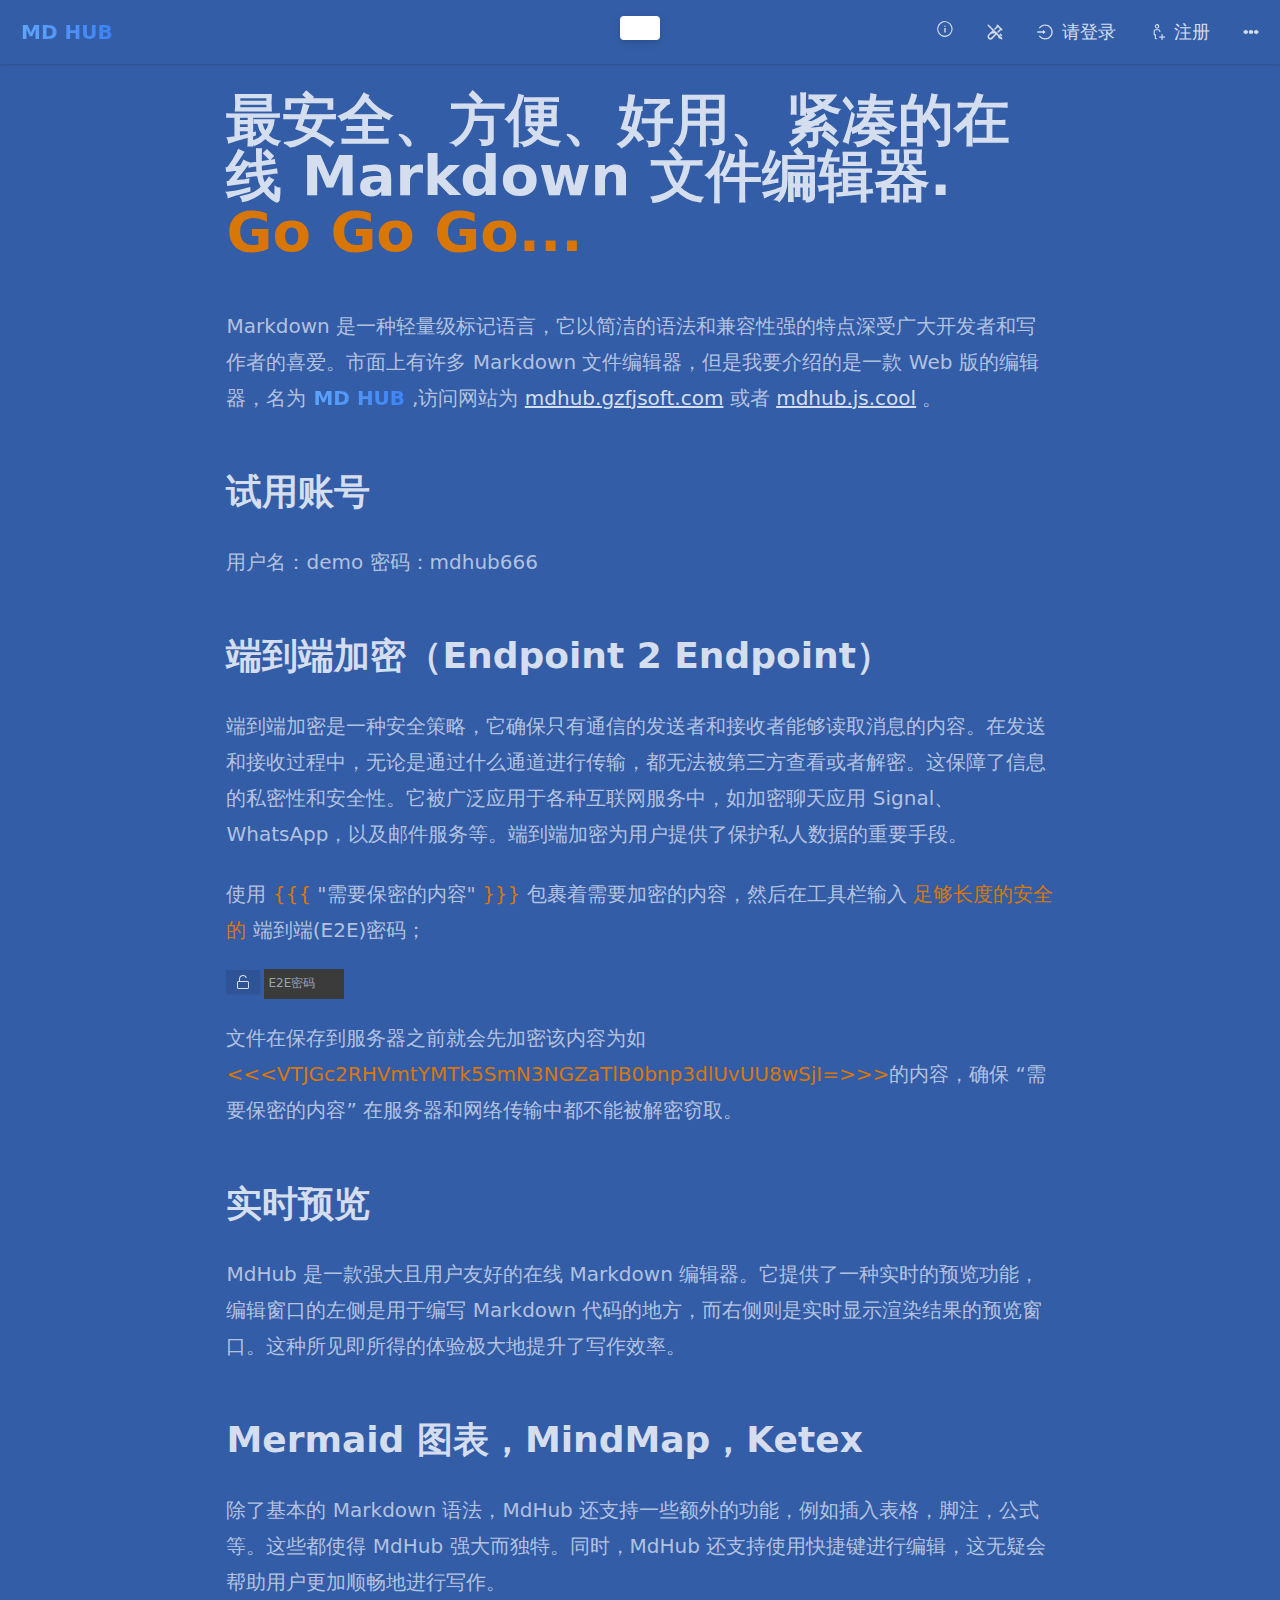
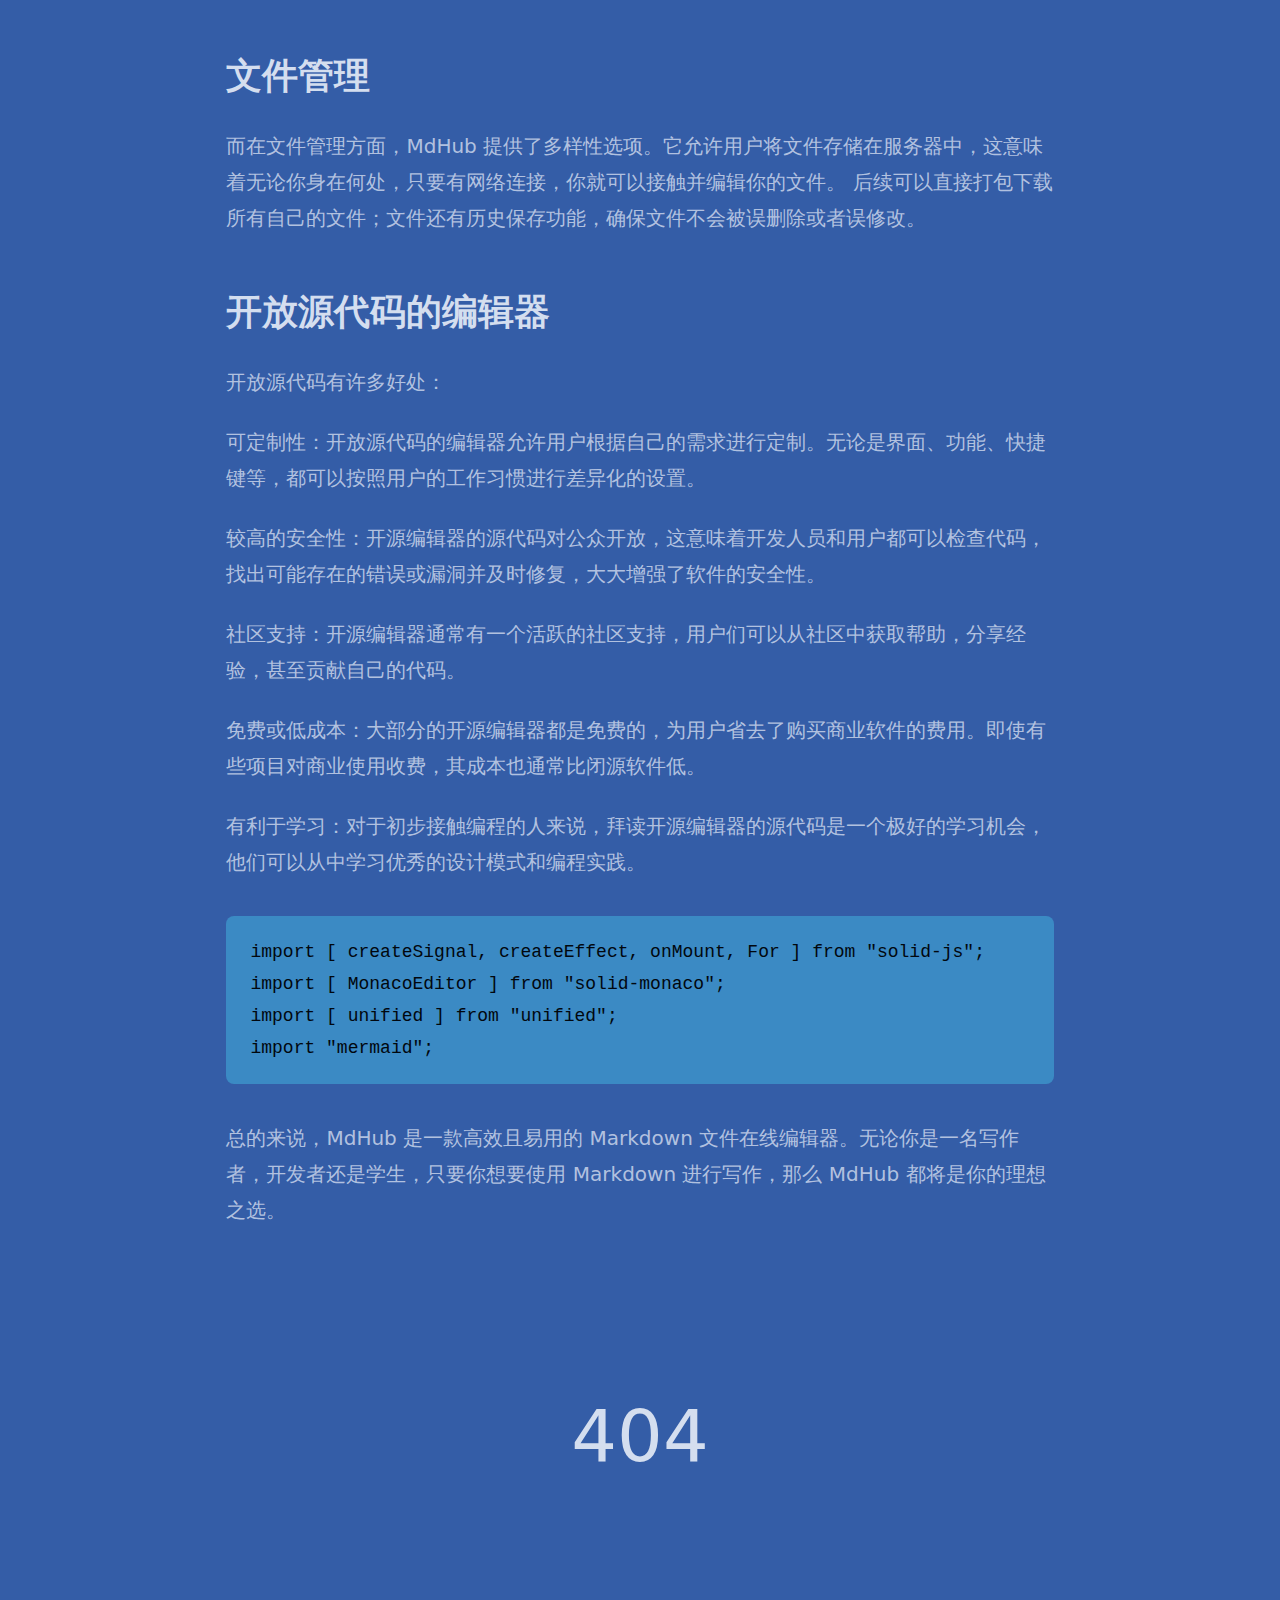
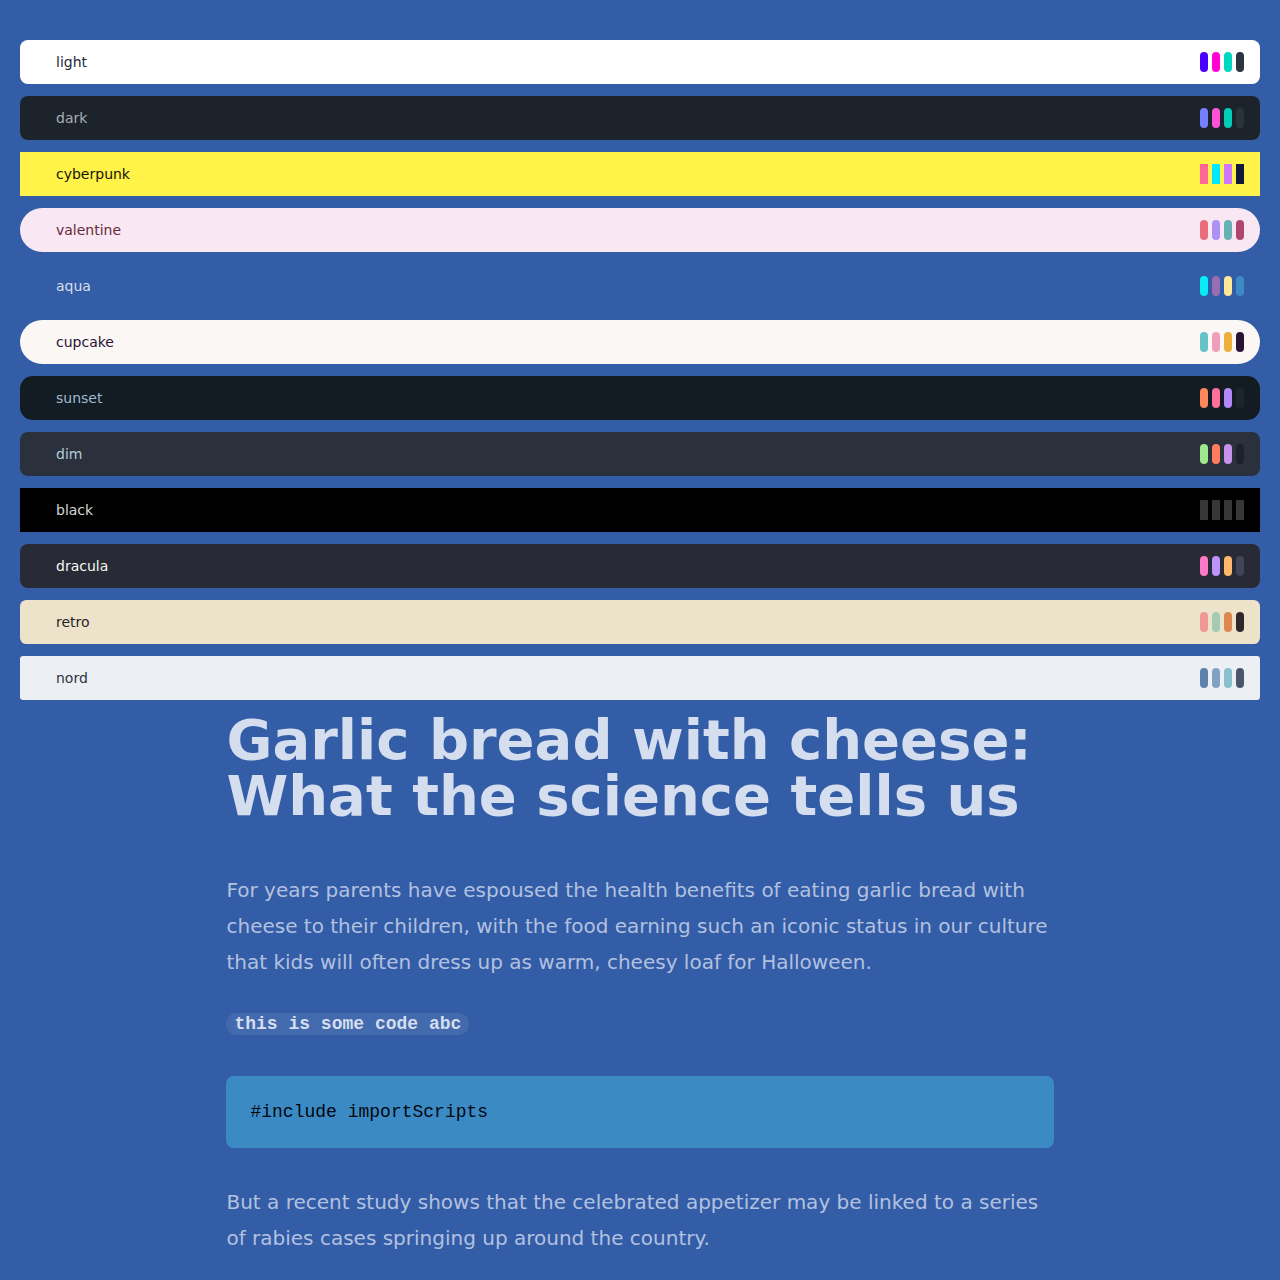
<file: index.html>
<!DOCTYPE html>
<html data-theme="aqua">

<head>
  <title>MD Hub</title>
  <meta charset="UTF-8" />
  <meta name="viewport" content="width=device-width,initial-scale=1" />


  <!-- <link rel="stylesheet" href="https://cdn.jsdelivr.net/gh/highlightjs/cdn-release@11.9.0/build/styles/github-dark-dimmed.css"> -->
  <!-- <link rel="stylesheet" href="https://cdn.jsdelivr.net/gh/highlightjs/cdn-release/build/styles/atom-one-dark-reasonable.min.css"> -->
  <!-- <link rel="stylesheet" href="https://cdn.jsdelivr.net/gh/highlightjs/cdn-release@11.9.0/build/styles/googlecode.min.css">-->
  <!-- <link rel="stylesheet" href="https://use.fontawesome.com/releases/v6.4.0/css/all.css"> -->
  <!-- <link rel="stylesheet" href="https://cdn.jsdelivr.net/npm/katex@0.16.9/dist/katex.min.css"    crossorigin="anonymous"> -->
  <!-- <script defer src="https://cdn.jsdelivr.net/npm/katex@0.16.9/dist/katex.min.js"    crossorigin="anonymous"></script> -->
  <!-- <script defer src="https://cdn.jsdelivr.net/npm/katex@0.16.9/dist/contrib/auto-render.min.js"  crossorigin="anonymous"></script> -->
  
  <link href="https://cdn.bootcdn.net/ajax/libs/highlight.js/11.8.0/styles/base16/google-dark.min.css" rel="stylesheet">
  <!-- <link href="https://cdn.bootcdn.net/ajax/libs/highlight.js/11.8.0/styles/googlecode.min.css" rel="stylesheet"> -->
  <link href="https://cdn.bootcdn.net/ajax/libs/font-awesome/6.4.2/css/all.min.css" rel="stylesheet">
  <link href="https://cdn.bootcdn.net/ajax/libs/KaTeX/0.16.8/katex.min.css" rel="stylesheet">
  <script src="https://cdn.bootcdn.net/ajax/libs/KaTeX/0.16.8/katex.min.js"></script>
  <script src="https://cdn.bootcdn.net/ajax/libs/KaTeX/0.16.8/contrib/auto-render.min.js"></script>
  
  <script src="https://cdn.bootcdn.net/ajax/libs/mermaid/11.0.0-alpha.5/mermaid.min.js"></script>
  
  <!-- <link rel="stylesheet" data-name="vs/editor/editor.main" href="https://cdn.bootcdn.net/ajax/libs/monaco-editor/0.43.0/min/vs/editor/editor.main.css">
  <script src="https://cdn.bootcdn.net/ajax/libs/monaco-editor/0.43.0/min/vs/loader.min.js"></script>
  <script src="https://cdn.bootcdn.net/ajax/libs/monaco-editor/0.43.0/min/vs/editor/editor.main.nls.min.js"></script>
  <script src="https://cdn.bootcdn.net/ajax/libs/monaco-editor/0.43.0/min/vs/editor/editor.main.min.js"></script> -->

  <script type="module" crossorigin src="/assets/index.5bf60ac2.js"></script>
  <link rel="stylesheet" href="/assets/index.a939b5fb.css">
</head>


<body>
  <script>
    // window.monaco = monaco;
  </script>

  <div id="app"></div>
  

  <!-- 
  <div class="mermaid">
   
    </div>
   <script>
   console.log("from index");
   mermaid.initialize({startOnLoad:true});
  </script>
   -->


  <!-- <script type="module" src="mermaid.min.js"></script> -->



</body>

</html>
</file>
<file: assets/index.a939b5fb.css>
*,:before,:after{box-sizing:border-box;border-width:0;border-style:solid;border-color:#e5e7eb}:before,:after{--tw-content: ""}html,:host{line-height:1.5;-webkit-text-size-adjust:100%;-moz-tab-size:4;-o-tab-size:4;tab-size:4;font-family:ui-sans-serif,system-ui,sans-serif,"Apple Color Emoji","Segoe UI Emoji",Segoe UI Symbol,"Noto Color Emoji";font-feature-settings:normal;font-variation-settings:normal;-webkit-tap-highlight-color:transparent}body{margin:0;line-height:inherit}hr{height:0;color:inherit;border-top-width:1px}abbr:where([title]){-webkit-text-decoration:underline dotted;text-decoration:underline dotted}h1,h2,h3,h4,h5,h6{font-size:inherit;font-weight:inherit}a{color:inherit;text-decoration:inherit}b,strong{font-weight:bolder}code,kbd,samp,pre{font-family:ui-monospace,SFMono-Regular,Menlo,Monaco,Consolas,Liberation Mono,Courier New,monospace;font-feature-settings:normal;font-variation-settings:normal;font-size:1em}small{font-size:80%}sub,sup{font-size:75%;line-height:0;position:relative;vertical-align:baseline}sub{bottom:-.25em}sup{top:-.5em}table{text-indent:0;border-color:inherit;border-collapse:collapse}button,input,optgroup,select,textarea{font-family:inherit;font-feature-settings:inherit;font-variation-settings:inherit;font-size:100%;font-weight:inherit;line-height:inherit;color:inherit;margin:0;padding:0}button,select{text-transform:none}button,[type=button],[type=reset],[type=submit]{-webkit-appearance:button;background-color:transparent;background-image:none}:-moz-focusring{outline:auto}:-moz-ui-invalid{box-shadow:none}progress{vertical-align:baseline}::-webkit-inner-spin-button,::-webkit-outer-spin-button{height:auto}[type=search]{-webkit-appearance:textfield;outline-offset:-2px}::-webkit-search-decoration{-webkit-appearance:none}::-webkit-file-upload-button{-webkit-appearance:button;font:inherit}summary{display:list-item}blockquote,dl,dd,h1,h2,h3,h4,h5,h6,hr,figure,p,pre{margin:0}fieldset{margin:0;padding:0}legend{padding:0}ol,ul,menu{list-style:none;margin:0;padding:0}dialog{padding:0}textarea{resize:vertical}input::-moz-placeholder,textarea::-moz-placeholder{opacity:1;color:#9ca3af}input::placeholder,textarea::placeholder{opacity:1;color:#9ca3af}button,[role=button]{cursor:pointer}:disabled{cursor:default}img,svg,video,canvas,audio,iframe,embed,object{display:block;vertical-align:middle}img,video{max-width:100%;height:auto}[hidden]{display:none}:root,[data-theme]{background-color:var(--fallback-b1,oklch(var(--b1)/1));color:var(--fallback-bc,oklch(var(--bc)/1))}@supports not (color: oklch(0 0 0)){:root{color-scheme:light;--fallback-p: #491eff;--fallback-pc: #d4dbff;--fallback-s: #ff41c7;--fallback-sc: #fff9fc;--fallback-a: #00cfbd;--fallback-ac: #00100d;--fallback-n: #2b3440;--fallback-nc: #d7dde4;--fallback-b1: #ffffff;--fallback-b2: #e5e6e6;--fallback-b3: #e5e6e6;--fallback-bc: #1f2937;--fallback-in: #00b3f0;--fallback-inc: #000000;--fallback-su: #00ca92;--fallback-suc: #000000;--fallback-wa: #ffc22d;--fallback-wac: #000000;--fallback-er: #ff6f70;--fallback-erc: #000000}@media (prefers-color-scheme: dark){:root{color-scheme:dark;--fallback-p: #7582ff;--fallback-pc: #050617;--fallback-s: #ff71cf;--fallback-sc: #190211;--fallback-a: #00c7b5;--fallback-ac: #000e0c;--fallback-n: #2a323c;--fallback-nc: #a6adbb;--fallback-b1: #1d232a;--fallback-b2: #191e24;--fallback-b3: #15191e;--fallback-bc: #a6adbb;--fallback-in: #00b3f0;--fallback-inc: #000000;--fallback-su: #00ca92;--fallback-suc: #000000;--fallback-wa: #ffc22d;--fallback-wac: #000000;--fallback-er: #ff6f70;--fallback-erc: #000000}}}html{-webkit-tap-highlight-color:transparent}:root{color-scheme:light;--in: .7206 .191 231.6;--su: 64.8% .15 160;--wa: .8471 .199 83.87;--er: .7176 .221 22.18;--pc: .89824 .06192 275.75;--ac: .15352 .0368 183.61;--inc: 0 0 0;--suc: 0 0 0;--wac: 0 0 0;--erc: 0 0 0;--rounded-box: 1rem;--rounded-btn: .5rem;--rounded-badge: 1.9rem;--animation-btn: .25s;--animation-input: .2s;--btn-focus-scale: .95;--border-btn: 1px;--tab-border: 1px;--tab-radius: .5rem;--p: .4912 .3096 275.75;--s: .6971 .329 342.55;--sc: .9871 .0106 342.55;--a: .7676 .184 183.61;--n: .321785 .02476 255.701624;--nc: .894994 .011585 252.096176;--b1: 1 0 0;--b2: .961151 0 0;--b3: .924169 .00108 197.137559;--bc: .278078 .029596 256.847952}[data-theme=light]{color-scheme:light;--in: .7206 .191 231.6;--su: 64.8% .15 160;--wa: .8471 .199 83.87;--er: .7176 .221 22.18;--pc: .89824 .06192 275.75;--ac: .15352 .0368 183.61;--inc: 0 0 0;--suc: 0 0 0;--wac: 0 0 0;--erc: 0 0 0;--rounded-box: 1rem;--rounded-btn: .5rem;--rounded-badge: 1.9rem;--animation-btn: .25s;--animation-input: .2s;--btn-focus-scale: .95;--border-btn: 1px;--tab-border: 1px;--tab-radius: .5rem;--p: .4912 .3096 275.75;--s: .6971 .329 342.55;--sc: .9871 .0106 342.55;--a: .7676 .184 183.61;--n: .321785 .02476 255.701624;--nc: .894994 .011585 252.096176;--b1: 1 0 0;--b2: .961151 0 0;--b3: .924169 .00108 197.137559;--bc: .278078 .029596 256.847952}[data-theme=dark]{color-scheme:dark;--in: .7206 .191 231.6;--su: 64.8% .15 160;--wa: .8471 .199 83.87;--er: .7176 .221 22.18;--pc: .13138 .0392 275.75;--sc: .1496 .052 342.55;--ac: .14902 .0334 183.61;--inc: 0 0 0;--suc: 0 0 0;--wac: 0 0 0;--erc: 0 0 0;--rounded-box: 1rem;--rounded-btn: .5rem;--rounded-badge: 1.9rem;--animation-btn: .25s;--animation-input: .2s;--btn-focus-scale: .95;--border-btn: 1px;--tab-border: 1px;--tab-radius: .5rem;--p: .6569 .196 275.75;--s: .748 .26 342.55;--a: .7451 .167 183.61;--n: .313815 .021108 254.139175;--nc: .746477 .0216 264.435964;--b1: .253267 .015896 252.417568;--b2: .232607 .013807 253.100675;--b3: .211484 .01165 254.087939;--bc: .746477 .0216 264.435964}[data-theme=cyberpunk]{color-scheme:light;--b2: .878943 .16647 104.32;--b3: .812786 .15394 104.32;--in: .7206 .191 231.6;--su: 64.8% .15 160;--wa: .8471 .199 83.87;--er: .7176 .221 22.18;--bc: .18902 .0358 104.32;--pc: .14844 .0418 6.35;--sc: .16666 .0368 204.72;--ac: .14372 .04352 310.43;--inc: 0 0 0;--suc: 0 0 0;--wac: 0 0 0;--erc: 0 0 0;--animation-btn: .25s;--animation-input: .2s;--btn-focus-scale: .95;--border-btn: 1px;--tab-border: 1px;font-family:ui-monospace,SFMono-Regular,Menlo,Monaco,Consolas,Liberation Mono,Courier New,monospace;--p: .7422 .209 6.35;--s: .8333 .184 204.72;--a: .7186 .2176 310.43;--n: .2304 .065 269.31;--nc: .9451 .179 104.32;--b1: .9451 .179 104.32;--rounded-box: 0;--rounded-btn: 0;--rounded-badge: 0;--tab-radius: 0}[data-theme=valentine]{color-scheme:light;--b2: .880567 .024834 337.06289;--b3: .814288 .022964 337.06289;--pc: .137239 .030755 15.066527;--sc: .143942 .029258 293.189609;--ac: .142537 .014961 197.828857;--inc: .90923 .043042 262.880917;--suc: .12541 .033982 149.213788;--wac: .133168 .031484 58.31834;--erc: .14614 .0414 27.33;--rounded-box: 1rem;--rounded-badge: 1.9rem;--animation-btn: .25s;--animation-input: .2s;--btn-focus-scale: .95;--border-btn: 1px;--tab-border: 1px;--p: .686197 .153774 15.066527;--s: .71971 .14629 293.189609;--a: .712685 .074804 197.828857;--n: .546053 .143342 358.004839;--nc: .902701 .037202 336.955191;--b1: .946846 .026703 337.06289;--bc: .373085 .081131 4.606426;--in: .54615 .215208 262.880917;--su: .627052 .169912 149.213788;--wa: .66584 .157422 58.31834;--er: .7307 .207 27.33;--rounded-btn: 1.9rem;--tab-radius: .7rem}[data-theme=aqua]{color-scheme:dark;--b2: .453464 .118611 261.181672;--b3: .419333 .109683 261.181672;--bc: .897519 .025508 261.181672;--sc: .121365 .02175 309.782946;--ac: .186854 .020445 94.555431;--nc: .122124 .023402 243.760661;--inc: .90923 .043042 262.880917;--suc: .12541 .033982 149.213788;--wac: .133168 .031484 58.31834;--erc: .1479 .038 27.33;--rounded-box: 1rem;--rounded-btn: .5rem;--rounded-badge: 1.9rem;--animation-btn: .25s;--animation-input: .2s;--btn-focus-scale: .95;--border-btn: 1px;--tab-border: 1px;--tab-radius: .5rem;--p: .856617 .14498 198.6458;--pc: .401249 .068266 197.603872;--s: .606827 .108752 309.782946;--a: .934269 .102225 94.555431;--n: .610622 .117009 243.760661;--b1: .487596 .127539 261.181672;--in: .54615 .215208 262.880917;--su: .627052 .169912 149.213788;--wa: .66584 .157422 58.31834;--er: .7395 .19 27.33}[data-theme=cupcake]{color-scheme:light;--in: .7206 .191 231.6;--su: 64.8% .15 160;--wa: .8471 .199 83.87;--er: .7176 .221 22.18;--pc: .152344 .017892 200.026556;--sc: .15787 .020249 356.29965;--ac: .158762 .029206 78.618794;--nc: .847148 .013247 313.189598;--inc: 0 0 0;--suc: 0 0 0;--wac: 0 0 0;--erc: 0 0 0;--rounded-box: 1rem;--rounded-badge: 1.9rem;--animation-btn: .25s;--animation-input: .2s;--btn-focus-scale: .95;--border-btn: 1px;--p: .76172 .089459 200.026556;--s: .789351 .101246 356.29965;--a: .793811 .146032 78.618794;--n: .235742 .066235 313.189598;--b1: .977882 .00418 56.375637;--b2: .939822 .007638 61.449292;--b3: .915861 .006811 53.440502;--bc: .235742 .066235 313.189598;--rounded-btn: 1.9rem;--tab-border: 2px;--tab-radius: .7rem}[data-theme=sunset]{color-scheme:dark;--pc: .149408 .031656 39.94703;--sc: .145075 .035531 2.72034;--ac: .142589 .033336 299.844533;--inc: .171119 .017054 206.015183;--suc: .171122 .017172 144.77874;--wac: .171139 .016961 74.427797;--erc: .171023 .015778 16.886379;--animation-btn: .25s;--animation-input: .2s;--btn-focus-scale: .95;--border-btn: 1px;--tab-border: 1px;--p: .747039 .158278 39.94703;--s: .725375 .177654 2.72034;--a: .712947 .166678 299.844533;--n: .26 .019 237.69;--nc: .7 .019 237.69;--b1: .22 .019 237.69;--b2: .2 .019 237.69;--b3: .18 .019 237.69;--bc: .773835 .043586 245.096534;--in: .855596 .085271 206.015183;--su: .855609 .08586 144.77874;--wa: .855695 .084806 74.427797;--er: .855116 .07889 16.886379;--rounded-box: 1.2rem;--rounded-btn: .8rem;--rounded-badge: .4rem;--tab-radius: .7rem}[data-theme=dim]{color-scheme:dark;--pc: .172267 .028331 139.549991;--sc: .146752 .033181 35.353059;--ac: .148459 .026728 311.37924;--inc: .172157 .028409 206.182959;--suc: .172343 .028437 166.534048;--wac: .172327 .028447 94.818679;--erc: .164838 .019914 33.756357;--rounded-box: 1rem;--rounded-btn: .5rem;--rounded-badge: 1.9rem;--animation-btn: .25s;--animation-input: .2s;--btn-focus-scale: .95;--border-btn: 1px;--tab-border: 1px;--tab-radius: .5rem;--p: .861335 .141656 139.549991;--s: .733759 .165904 35.353059;--a: .742296 .133641 311.37924;--n: .247311 .020483 264.094728;--nc: .829011 .031335 222.959324;--b1: .308577 .023243 264.149498;--b2: .280368 .01983 264.182074;--b3: .263469 .018403 262.177739;--bc: .829011 .031335 222.959324;--in: .860785 .142046 206.182959;--su: .861717 .142187 166.534048;--wa: .861634 .142236 94.818679;--er: .824189 .09957 33.756357}[data-theme=black]{color-scheme:dark;--pc: .86736 0 0;--sc: .86736 0 0;--ac: .86736 0 0;--nc: .86736 0 0;--inc: .890403 .062643 264.052021;--suc: .90395 .035372 142.495339;--wac: .193597 .042201 109.769232;--erc: .125591 .051537 29.233885;--border-btn: 1px;--tab-border: 1px;--p: .336799 0 0;--s: .336799 0 0;--a: .336799 0 0;--b1: 0 0 0;--b2: .191251 0 0;--b3: .268618 0 0;--bc: .876096 0 0;--n: .336799 0 0;--in: .452014 .313214 264.052021;--su: .519752 .176858 142.495339;--wa: .967983 .211006 109.769232;--er: .627955 .257683 29.233885;--rounded-box: 0;--rounded-btn: 0;--rounded-badge: 0;--animation-btn: 0;--animation-input: 0;--btn-focus-scale: 1;--tab-radius: 0}[data-theme=dracula]{color-scheme:dark;--b2: .268053 .020556 277.508664;--b3: .247877 .019009 277.508664;--pc: .150922 .036614 346.812432;--sc: .148405 .029709 301.883095;--ac: .166785 .024826 66.558491;--nc: .878891 .006515 275.524078;--inc: .176526 .018676 212.846491;--suc: .174199 .043903 148.024881;--wac: .191068 .026849 112.757109;--erc: .136441 .041266 24.430965;--rounded-box: 1rem;--rounded-btn: .5rem;--rounded-badge: 1.9rem;--animation-btn: .25s;--animation-input: .2s;--btn-focus-scale: .95;--border-btn: 1px;--tab-border: 1px;--tab-radius: .5rem;--p: .754611 .18307 346.812432;--s: .742023 .148546 301.883095;--a: .833927 .124132 66.558491;--n: .394456 .032576 275.524078;--b1: .288229 .022103 277.508664;--bc: .977477 .007913 106.545019;--in: .88263 .09338 212.846491;--su: .870995 .219516 148.024881;--wa: .955338 .134246 112.757109;--er: .682204 .206328 24.430965}[data-theme=retro]{color-scheme:light;--inc: .90923 .043042 262.880917;--suc: .12541 .033982 149.213788;--wac: .133168 .031484 58.31834;--erc: .13144 .0398 27.33;--animation-btn: .25s;--animation-input: .2s;--btn-focus-scale: .95;--border-btn: 1px;--tab-border: 1px;--p: .768664 .104092 22.664655;--pc: .265104 .006243 .522862;--s: .807415 .052534 159.094608;--sc: .265104 .006243 .522862;--a: .703919 .125455 52.953428;--ac: .265104 .006243 .522862;--n: .284181 .009519 355.534017;--nc: .925604 .025113 89.217311;--b1: .916374 .034554 90.51575;--b2: .882722 .049418 91.774344;--b3: .84133 .065952 90.856665;--bc: .265104 .006243 .522862;--in: .54615 .215208 262.880917;--su: .627052 .169912 149.213788;--wa: .66584 .157422 58.31834;--er: .6572 .199 27.33;--rounded-box: .4rem;--rounded-btn: .4rem;--rounded-badge: .4rem;--tab-radius: .4rem}[data-theme=nord]{color-scheme:light;--pc: .118872 .015449 254.027774;--sc: .139303 .011822 248.687186;--ac: .154929 .01245 217.469017;--inc: .138414 .012499 332.664922;--suc: .153654 .01498 131.063061;--wac: .170972 .017847 84.093335;--erc: .12122 .024119 15.341883;--animation-btn: .25s;--animation-input: .2s;--btn-focus-scale: .95;--border-btn: 1px;--tab-border: 1px;--p: .594359 .077246 254.027774;--s: .696516 .059108 248.687186;--a: .774643 .062249 217.469017;--n: .45229 .035214 264.1312;--nc: .899258 .016374 262.749256;--b1: .951276 .007445 260.731539;--b2: .932996 .010389 261.788485;--b3: .899258 .016374 262.749256;--bc: .324374 .022945 264.182036;--in: .692072 .062496 332.664922;--su: .76827 .074899 131.063061;--wa: .854862 .089234 84.093335;--er: .6061 .120594 15.341883;--rounded-box: .4rem;--rounded-btn: .2rem;--rounded-badge: .4rem;--tab-radius: .2rem}*,:before,:after{--tw-border-spacing-x: 0;--tw-border-spacing-y: 0;--tw-translate-x: 0;--tw-translate-y: 0;--tw-rotate: 0;--tw-skew-x: 0;--tw-skew-y: 0;--tw-scale-x: 1;--tw-scale-y: 1;--tw-pan-x: ;--tw-pan-y: ;--tw-pinch-zoom: ;--tw-scroll-snap-strictness: proximity;--tw-gradient-from-position: ;--tw-gradient-via-position: ;--tw-gradient-to-position: ;--tw-ordinal: ;--tw-slashed-zero: ;--tw-numeric-figure: ;--tw-numeric-spacing: ;--tw-numeric-fraction: ;--tw-ring-inset: ;--tw-ring-offset-width: 0px;--tw-ring-offset-color: #fff;--tw-ring-color: rgb(59 130 246 / .5);--tw-ring-offset-shadow: 0 0 #0000;--tw-ring-shadow: 0 0 #0000;--tw-shadow: 0 0 #0000;--tw-shadow-colored: 0 0 #0000;--tw-blur: ;--tw-brightness: ;--tw-contrast: ;--tw-grayscale: ;--tw-hue-rotate: ;--tw-invert: ;--tw-saturate: ;--tw-sepia: ;--tw-drop-shadow: ;--tw-backdrop-blur: ;--tw-backdrop-brightness: ;--tw-backdrop-contrast: ;--tw-backdrop-grayscale: ;--tw-backdrop-hue-rotate: ;--tw-backdrop-invert: ;--tw-backdrop-opacity: ;--tw-backdrop-saturate: ;--tw-backdrop-sepia: }::backdrop{--tw-border-spacing-x: 0;--tw-border-spacing-y: 0;--tw-translate-x: 0;--tw-translate-y: 0;--tw-rotate: 0;--tw-skew-x: 0;--tw-skew-y: 0;--tw-scale-x: 1;--tw-scale-y: 1;--tw-pan-x: ;--tw-pan-y: ;--tw-pinch-zoom: ;--tw-scroll-snap-strictness: proximity;--tw-gradient-from-position: ;--tw-gradient-via-position: ;--tw-gradient-to-position: ;--tw-ordinal: ;--tw-slashed-zero: ;--tw-numeric-figure: ;--tw-numeric-spacing: ;--tw-numeric-fraction: ;--tw-ring-inset: ;--tw-ring-offset-width: 0px;--tw-ring-offset-color: #fff;--tw-ring-color: rgb(59 130 246 / .5);--tw-ring-offset-shadow: 0 0 #0000;--tw-ring-shadow: 0 0 #0000;--tw-shadow: 0 0 #0000;--tw-shadow-colored: 0 0 #0000;--tw-blur: ;--tw-brightness: ;--tw-contrast: ;--tw-grayscale: ;--tw-hue-rotate: ;--tw-invert: ;--tw-saturate: ;--tw-sepia: ;--tw-drop-shadow: ;--tw-backdrop-blur: ;--tw-backdrop-brightness: ;--tw-backdrop-contrast: ;--tw-backdrop-grayscale: ;--tw-backdrop-hue-rotate: ;--tw-backdrop-invert: ;--tw-backdrop-opacity: ;--tw-backdrop-saturate: ;--tw-backdrop-sepia: }.container{width:100%}@media (min-width: 640px){.container{max-width:640px}}@media (min-width: 768px){.container{max-width:768px}}@media (min-width: 1024px){.container{max-width:1024px}}@media (min-width: 1280px){.container{max-width:1280px}}@media (min-width: 1536px){.container{max-width:1536px}}.alert{display:grid;width:100%;grid-auto-flow:row;align-content:flex-start;align-items:center;justify-items:center;gap:1rem;text-align:center;border-radius:var(--rounded-box, 1rem);border-width:1px;--tw-border-opacity: 1;border-color:var(--fallback-b2,oklch(var(--b2)/var(--tw-border-opacity)));padding:1rem;--tw-text-opacity: 1;color:var(--fallback-bc,oklch(var(--bc)/var(--tw-text-opacity)));--alert-bg: var(--fallback-b2,oklch(var(--b2)/1));--alert-bg-mix: var(--fallback-b1,oklch(var(--b1)/1));background-color:var(--alert-bg)}@media (min-width: 640px){.alert{grid-auto-flow:column;grid-template-columns:auto minmax(auto,1fr);justify-items:start;text-align:start}}.avatar{position:relative;display:inline-flex}.avatar>div{display:block;aspect-ratio:1 / 1;overflow:hidden}.avatar img{height:100%;width:100%;-o-object-fit:cover;object-fit:cover}.avatar.placeholder>div{display:flex;align-items:center;justify-content:center}.btm-nav{position:fixed;bottom:0;left:0;right:0;display:flex;width:100%;flex-direction:row;align-items:center;justify-content:space-around;padding-bottom:env(safe-area-inset-bottom);height:4rem;--tw-bg-opacity: 1;background-color:var(--fallback-b1,oklch(var(--b1)/var(--tw-bg-opacity)));color:currentColor}.btm-nav>*{position:relative;display:flex;height:100%;flex-basis:100%;cursor:pointer;flex-direction:column;align-items:center;justify-content:center;gap:.25rem;border-color:currentColor}@media (hover:hover){.link-hover:hover{text-decoration-line:underline}.checkbox-primary:hover{--tw-border-opacity: 1;border-color:var(--fallback-p,oklch(var(--p)/var(--tw-border-opacity)))}.checkbox-secondary:hover{--tw-border-opacity: 1;border-color:var(--fallback-s,oklch(var(--s)/var(--tw-border-opacity)))}.checkbox-accent:hover{--tw-border-opacity: 1;border-color:var(--fallback-a,oklch(var(--a)/var(--tw-border-opacity)))}.label a:hover{--tw-text-opacity: 1;color:var(--fallback-bc,oklch(var(--bc)/var(--tw-text-opacity)))}.menu li>*:not(ul):not(.menu-title):not(details):active,.menu li>*:not(ul):not(.menu-title):not(details).active,.menu li>details>summary:active{--tw-bg-opacity: 1;background-color:var(--fallback-n,oklch(var(--n)/var(--tw-bg-opacity)));--tw-text-opacity: 1;color:var(--fallback-nc,oklch(var(--nc)/var(--tw-text-opacity)))}.radio-primary:hover{--tw-border-opacity: 1;border-color:var(--fallback-p,oklch(var(--p)/var(--tw-border-opacity)))}.radio-secondary:hover{--tw-border-opacity: 1;border-color:var(--fallback-s,oklch(var(--s)/var(--tw-border-opacity)))}.radio-accent:hover{--tw-border-opacity: 1;border-color:var(--fallback-a,oklch(var(--a)/var(--tw-border-opacity)))}.\!tab:hover{--tw-text-opacity: 1 !important}.tab:hover{--tw-text-opacity: 1}.tabs-boxed .tab-active:not(.tab-disabled):not([disabled]):hover,.tabs-boxed :is(input:checked):hover{--tw-text-opacity: 1;color:var(--fallback-pc,oklch(var(--pc)/var(--tw-text-opacity)))}.table tr.hover:hover,.table tr.hover:nth-child(even):hover{--tw-bg-opacity: 1;background-color:var(--fallback-b2,oklch(var(--b2)/var(--tw-bg-opacity)))}.table-zebra tr.hover:hover,.table-zebra tr.hover:nth-child(even):hover{--tw-bg-opacity: 1;background-color:var(--fallback-b3,oklch(var(--b3)/var(--tw-bg-opacity)))}}.btn{display:inline-flex;height:3rem;min-height:3rem;flex-shrink:0;cursor:pointer;-webkit-user-select:none;-moz-user-select:none;user-select:none;flex-wrap:wrap;align-items:center;justify-content:center;border-radius:var(--rounded-btn, .5rem);border-color:transparent;border-color:oklch(var(--btn-color, var(--b2)) / var(--tw-border-opacity));padding-left:1rem;padding-right:1rem;text-align:center;font-size:.875rem;line-height:1em;gap:.5rem;font-weight:600;text-decoration-line:none;transition-duration:.2s;transition-timing-function:cubic-bezier(0,0,.2,1);border-width:var(--border-btn, 1px);animation:button-pop var(--animation-btn, .25s) ease-out;transition-property:color,background-color,border-color,opacity,box-shadow,transform;--tw-text-opacity: 1;color:var(--fallback-bc,oklch(var(--bc)/var(--tw-text-opacity)));--tw-shadow: 0 1px 2px 0 rgb(0 0 0 / .05);--tw-shadow-colored: 0 1px 2px 0 var(--tw-shadow-color);box-shadow:var(--tw-ring-offset-shadow, 0 0 #0000),var(--tw-ring-shadow, 0 0 #0000),var(--tw-shadow);outline-color:var(--fallback-bc,oklch(var(--bc)/1));background-color:oklch(var(--btn-color, var(--b2)) / var(--tw-bg-opacity));--tw-bg-opacity: 1;--tw-border-opacity: 1}.btn-disabled,.btn[disabled],.btn:disabled{pointer-events:none}:where(.btn:is(input[type="checkbox"])),:where(.btn:is(input[type="radio"])){width:auto;-webkit-appearance:none;-moz-appearance:none;appearance:none}.btn:is(input[type="checkbox"]):after,.btn:is(input[type="radio"]):after{--tw-content: attr(aria-label);content:var(--tw-content)}.card{position:relative;display:flex;flex-direction:column;border-radius:var(--rounded-box, 1rem)}.card:focus{outline:2px solid transparent;outline-offset:2px}.card-body{display:flex;flex:1 1 auto;flex-direction:column;padding:var(--padding-card, 2rem);gap:.5rem}.card-body :where(p){flex-grow:1}.card figure{display:flex;align-items:center;justify-content:center}.card.image-full{display:grid}.card.image-full:before{position:relative;content:"";z-index:10;border-radius:var(--rounded-box, 1rem);--tw-bg-opacity: 1;background-color:var(--fallback-n,oklch(var(--n)/var(--tw-bg-opacity)));opacity:.75}.card.image-full:before,.card.image-full>*{grid-column-start:1;grid-row-start:1}.card.image-full>figure img{height:100%;-o-object-fit:cover;object-fit:cover}.card.image-full>.card-body{position:relative;z-index:20;--tw-text-opacity: 1;color:var(--fallback-nc,oklch(var(--nc)/var(--tw-text-opacity)))}.chat{display:grid;grid-template-columns:repeat(2,minmax(0,1fr));-moz-column-gap:.75rem;column-gap:.75rem;padding-top:.25rem;padding-bottom:.25rem}.chat-image{grid-row:span 2 / span 2;align-self:flex-end}.chat-header{grid-row-start:1;font-size:.875rem;line-height:1.25rem}.chat-footer{grid-row-start:3;font-size:.875rem;line-height:1.25rem}.chat-bubble{position:relative;display:block;width:-moz-fit-content;width:fit-content;padding:.5rem 1rem;max-width:90%;border-radius:var(--rounded-box, 1rem);min-height:2.75rem;min-width:2.75rem;--tw-bg-opacity: 1;background-color:var(--fallback-n,oklch(var(--n)/var(--tw-bg-opacity)));--tw-text-opacity: 1;color:var(--fallback-nc,oklch(var(--nc)/var(--tw-text-opacity)))}.chat-bubble:before{position:absolute;bottom:0;height:.75rem;width:.75rem;background-color:inherit;content:"";-webkit-mask-size:contain;mask-size:contain;-webkit-mask-repeat:no-repeat;mask-repeat:no-repeat;-webkit-mask-position:center;mask-position:center}.chat-start{place-items:start;grid-template-columns:auto 1fr}.chat-start .chat-header,.chat-start .chat-footer{grid-column-start:2}.chat-start .chat-image{grid-column-start:1}.chat-start .chat-bubble{grid-column-start:2;border-end-start-radius:0px}.chat-start .chat-bubble:before{-webkit-mask-image:url("data:image/svg+xml,%3csvg width='3' height='3' xmlns='http://www.w3.org/2000/svg'%3e%3cpath fill='black' d='m 0 3 L 3 3 L 3 0 C 3 1 1 3 0 3'/%3e%3c/svg%3e");mask-image:url("data:image/svg+xml,%3csvg width='3' height='3' xmlns='http://www.w3.org/2000/svg'%3e%3cpath fill='black' d='m 0 3 L 3 3 L 3 0 C 3 1 1 3 0 3'/%3e%3c/svg%3e");inset-inline-start:-.749rem}[dir=rtl] .chat-start .chat-bubble:before{-webkit-mask-image:url("data:image/svg+xml,%3csvg width='3' height='3' xmlns='http://www.w3.org/2000/svg'%3e%3cpath fill='black' d='m 0 3 L 1 3 L 3 3 C 2 3 0 1 0 0'/%3e%3c/svg%3e");mask-image:url("data:image/svg+xml,%3csvg width='3' height='3' xmlns='http://www.w3.org/2000/svg'%3e%3cpath fill='black' d='m 0 3 L 1 3 L 3 3 C 2 3 0 1 0 0'/%3e%3c/svg%3e")}.chat-end{place-items:end;grid-template-columns:1fr auto}.chat-end .chat-header,.chat-end .chat-footer{grid-column-start:1}.chat-end .chat-image{grid-column-start:2}.chat-end .chat-bubble{grid-column-start:1;border-end-end-radius:0px}.chat-end .chat-bubble:before{-webkit-mask-image:url("data:image/svg+xml,%3csvg width='3' height='3' xmlns='http://www.w3.org/2000/svg'%3e%3cpath fill='black' d='m 0 3 L 1 3 L 3 3 C 2 3 0 1 0 0'/%3e%3c/svg%3e");mask-image:url("data:image/svg+xml,%3csvg width='3' height='3' xmlns='http://www.w3.org/2000/svg'%3e%3cpath fill='black' d='m 0 3 L 1 3 L 3 3 C 2 3 0 1 0 0'/%3e%3c/svg%3e");inset-inline-start:99.9%}[dir=rtl] .chat-end .chat-bubble:before{-webkit-mask-image:url("data:image/svg+xml,%3csvg width='3' height='3' xmlns='http://www.w3.org/2000/svg'%3e%3cpath fill='black' d='m 0 3 L 3 3 L 3 0 C 3 1 1 3 0 3'/%3e%3c/svg%3e");mask-image:url("data:image/svg+xml,%3csvg width='3' height='3' xmlns='http://www.w3.org/2000/svg'%3e%3cpath fill='black' d='m 0 3 L 3 3 L 3 0 C 3 1 1 3 0 3'/%3e%3c/svg%3e")}.checkbox{flex-shrink:0;--chkbg: var(--fallback-bc,oklch(var(--bc)/1));--chkfg: var(--fallback-b1,oklch(var(--b1)/1));height:1.5rem;width:1.5rem;cursor:pointer;-webkit-appearance:none;-moz-appearance:none;appearance:none;border-radius:var(--rounded-btn, .5rem);border-width:1px;border-color:var(--fallback-bc,oklch(var(--bc)/var(--tw-border-opacity)));--tw-border-opacity: .2}.dropdown{position:relative;display:inline-block}.dropdown>*:not(summary):focus{outline:2px solid transparent;outline-offset:2px}.dropdown .dropdown-content{position:absolute}.dropdown:is(:not(details)) .dropdown-content{visibility:hidden;opacity:0;transform-origin:top;--tw-scale-x: .95;--tw-scale-y: .95;transform:translate(var(--tw-translate-x),var(--tw-translate-y)) rotate(var(--tw-rotate)) skew(var(--tw-skew-x)) skewY(var(--tw-skew-y)) scaleX(var(--tw-scale-x)) scaleY(var(--tw-scale-y));transition-property:color,background-color,border-color,text-decoration-color,fill,stroke,opacity,box-shadow,transform,filter,-webkit-backdrop-filter;transition-property:color,background-color,border-color,text-decoration-color,fill,stroke,opacity,box-shadow,transform,filter,backdrop-filter;transition-property:color,background-color,border-color,text-decoration-color,fill,stroke,opacity,box-shadow,transform,filter,backdrop-filter,-webkit-backdrop-filter;transition-timing-function:cubic-bezier(.4,0,.2,1);transition-timing-function:cubic-bezier(0,0,.2,1);transition-duration:.2s}.dropdown-end .dropdown-content{inset-inline-end:0px}.dropdown-left .dropdown-content{bottom:auto;inset-inline-end:100%;top:0;transform-origin:right}.dropdown-right .dropdown-content{bottom:auto;inset-inline-start:100%;top:0;transform-origin:left}.dropdown-bottom .dropdown-content{bottom:auto;top:100%;transform-origin:top}.dropdown-top .dropdown-content{bottom:100%;top:auto;transform-origin:bottom}.dropdown-end.dropdown-right .dropdown-content,.dropdown-end.dropdown-left .dropdown-content{bottom:0;top:auto}.dropdown.dropdown-open .dropdown-content,.dropdown:not(.dropdown-hover):focus .dropdown-content,.dropdown:focus-within .dropdown-content{visibility:visible;opacity:1}@media (hover: hover){.dropdown.dropdown-hover:hover .dropdown-content{visibility:visible;opacity:1}.btm-nav>*.disabled:hover,.btm-nav>*[disabled]:hover{pointer-events:none;--tw-border-opacity: 0;background-color:var(--fallback-n,oklch(var(--n)/var(--tw-bg-opacity)));--tw-bg-opacity: .1;color:var(--fallback-bc,oklch(var(--bc)/var(--tw-text-opacity)));--tw-text-opacity: .2}.btn:hover{--tw-border-opacity: 1;border-color:var(--fallback-b3,oklch(var(--b3)/var(--tw-border-opacity)));--tw-bg-opacity: 1;background-color:var(--fallback-b3,oklch(var(--b3)/var(--tw-bg-opacity)))}@supports (color: color-mix(in oklab,black,black)){.btn:hover{background-color:color-mix(in oklab,oklch(var(--btn-color, var(--b2)) / var(--tw-bg-opacity, 1)) 90%,black);border-color:color-mix(in oklab,oklch(var(--btn-color, var(--b2)) / var(--tw-border-opacity, 1)) 90%,black)}}@supports not (color: oklch(0 0 0)){.btn:hover{background-color:var(--btn-color, var(--fallback-b2));border-color:var(--btn-color, var(--fallback-b2))}}.btn.glass:hover{--glass-opacity: 25%;--glass-border-opacity: 15%}.btn-ghost:hover{border-color:transparent}@supports (color: oklch(0 0 0)){.btn-ghost:hover{background-color:var(--fallback-bc,oklch(var(--bc)/.2))}}.btn-outline.btn-primary:hover{--tw-text-opacity: 1;color:var(--fallback-pc,oklch(var(--pc)/var(--tw-text-opacity)))}@supports (color: color-mix(in oklab,black,black)){.btn-outline.btn-primary:hover{background-color:color-mix(in oklab,var(--fallback-p,oklch(var(--p)/1)) 90%,black);border-color:color-mix(in oklab,var(--fallback-p,oklch(var(--p)/1)) 90%,black)}}.btn-outline.btn-secondary:hover{--tw-text-opacity: 1;color:var(--fallback-sc,oklch(var(--sc)/var(--tw-text-opacity)))}@supports (color: color-mix(in oklab,black,black)){.btn-outline.btn-secondary:hover{background-color:color-mix(in oklab,var(--fallback-s,oklch(var(--s)/1)) 90%,black);border-color:color-mix(in oklab,var(--fallback-s,oklch(var(--s)/1)) 90%,black)}}.btn-outline.btn-accent:hover{--tw-text-opacity: 1;color:var(--fallback-ac,oklch(var(--ac)/var(--tw-text-opacity)))}@supports (color: color-mix(in oklab,black,black)){.btn-outline.btn-accent:hover{background-color:color-mix(in oklab,var(--fallback-a,oklch(var(--a)/1)) 90%,black);border-color:color-mix(in oklab,var(--fallback-a,oklch(var(--a)/1)) 90%,black)}}.btn-disabled:hover,.btn[disabled]:hover,.btn:disabled:hover{--tw-border-opacity: 0;background-color:var(--fallback-n,oklch(var(--n)/var(--tw-bg-opacity)));--tw-bg-opacity: .2;color:var(--fallback-bc,oklch(var(--bc)/var(--tw-text-opacity)));--tw-text-opacity: .2}@supports (color: color-mix(in oklab,black,black)){.btn:is(input[type="checkbox"]:checked):hover,.btn:is(input[type="radio"]:checked):hover{background-color:color-mix(in oklab,var(--fallback-p,oklch(var(--p)/1)) 90%,black);border-color:color-mix(in oklab,var(--fallback-p,oklch(var(--p)/1)) 90%,black)}}.dropdown.dropdown-hover:hover .dropdown-content{--tw-scale-x: 1;--tw-scale-y: 1;transform:translate(var(--tw-translate-x),var(--tw-translate-y)) rotate(var(--tw-rotate)) skew(var(--tw-skew-x)) skewY(var(--tw-skew-y)) scaleX(var(--tw-scale-x)) scaleY(var(--tw-scale-y))}:where(.menu li:not(.menu-title):not(.disabled) > *:not(ul):not(details):not(.menu-title)):not(.active):hover,:where(.menu li:not(.menu-title):not(.disabled) > details > summary:not(.menu-title)):not(.active):hover{cursor:pointer;outline:2px solid transparent;outline-offset:2px}@supports (color: oklch(0 0 0)){:where(.menu li:not(.menu-title):not(.disabled) > *:not(ul):not(details):not(.menu-title)):not(.active):hover,:where(.menu li:not(.menu-title):not(.disabled) > details > summary:not(.menu-title)):not(.active):hover{background-color:var(--fallback-bc,oklch(var(--bc)/.1))}}.tab[disabled],.tab[disabled]:hover{cursor:not-allowed;color:var(--fallback-bc,oklch(var(--bc)/var(--tw-text-opacity)));--tw-text-opacity: .2}.\!tab[disabled],.\!tab[disabled]:hover{cursor:not-allowed!important;color:var(--fallback-bc,oklch(var(--bc)/var(--tw-text-opacity)))!important;--tw-text-opacity: .2 !important}}.dropdown:is(details) summary::-webkit-details-marker{display:none}.footer{display:grid;width:100%;grid-auto-flow:row;place-items:start;-moz-column-gap:1rem;column-gap:1rem;row-gap:2.5rem;font-size:.875rem;line-height:1.25rem}.footer>*{display:grid;place-items:start;gap:.5rem}@media (min-width: 48rem){.footer{grid-auto-flow:column}.footer-center{grid-auto-flow:row dense}}.form-control{display:flex;flex-direction:column}.label{display:flex;-webkit-user-select:none;-moz-user-select:none;user-select:none;align-items:center;justify-content:space-between;padding:.5rem .25rem}.hero{display:grid;width:100%;place-items:center;background-size:cover;background-position:center}.hero>*{grid-column-start:1;grid-row-start:1}.hero-content{z-index:0;display:flex;align-items:center;justify-content:center;max-width:80rem;gap:1rem;padding:1rem}.input{flex-shrink:1;-webkit-appearance:none;-moz-appearance:none;appearance:none;height:3rem;padding-left:1rem;padding-right:1rem;font-size:1rem;line-height:2;line-height:1.5rem;border-radius:var(--rounded-btn, .5rem);border-width:1px;border-color:transparent;--tw-bg-opacity: 1;background-color:var(--fallback-b1,oklch(var(--b1)/var(--tw-bg-opacity)))}.join{display:inline-flex;align-items:stretch;border-radius:var(--rounded-btn, .5rem)}.join :where(.join-item){border-start-end-radius:0;border-end-end-radius:0;border-end-start-radius:0;border-start-start-radius:0}.join .join-item:not(:first-child):not(:last-child),.join *:not(:first-child):not(:last-child) .join-item{border-start-end-radius:0;border-end-end-radius:0;border-end-start-radius:0;border-start-start-radius:0}.join .join-item:first-child:not(:last-child),.join *:first-child:not(:last-child) .join-item{border-start-end-radius:0;border-end-end-radius:0}.join .dropdown .join-item:first-child:not(:last-child),.join *:first-child:not(:last-child) .dropdown .join-item{border-start-end-radius:inherit;border-end-end-radius:inherit}.join :where(.join-item:first-child:not(:last-child)),.join :where(*:first-child:not(:last-child) .join-item){border-end-start-radius:inherit;border-start-start-radius:inherit}.join .join-item:last-child:not(:first-child),.join *:last-child:not(:first-child) .join-item{border-end-start-radius:0;border-start-start-radius:0}.join :where(.join-item:last-child:not(:first-child)),.join :where(*:last-child:not(:first-child) .join-item){border-start-end-radius:inherit;border-end-end-radius:inherit}@supports not selector(:has(*)){:where(.join *){border-radius:inherit}}@supports selector(:has(*)){:where(.join *:has(.join-item)){border-radius:inherit}}.link{cursor:pointer;text-decoration-line:underline}.link-hover{text-decoration-line:none}.mask{-webkit-mask-size:contain;mask-size:contain;-webkit-mask-repeat:no-repeat;mask-repeat:no-repeat;-webkit-mask-position:center;mask-position:center}.menu{display:flex;flex-direction:column;flex-wrap:wrap;font-size:.875rem;line-height:1.25rem;padding:.5rem}.menu :where(li ul){position:relative;white-space:nowrap;margin-inline-start:1rem;padding-inline-start:.5rem}.menu :where(li:not(.menu-title) > *:not(ul):not(details):not(.menu-title)),.menu :where(li:not(.menu-title) > details > summary:not(.menu-title)){display:grid;grid-auto-flow:column;align-content:flex-start;align-items:center;gap:.5rem;grid-auto-columns:minmax(auto,max-content) auto max-content;-webkit-user-select:none;-moz-user-select:none;user-select:none}.menu li.disabled{cursor:not-allowed;-webkit-user-select:none;-moz-user-select:none;user-select:none;color:var(--fallback-bc,oklch(var(--bc)/.3))}.menu :where(li > .menu-dropdown:not(.menu-dropdown-show)){display:none}:where(.menu li){position:relative;display:flex;flex-shrink:0;flex-direction:column;flex-wrap:wrap;align-items:stretch}:where(.menu li) .badge{justify-self:end}.mockup-code{position:relative;overflow:hidden;overflow-x:auto;min-width:18rem;border-radius:var(--rounded-box, 1rem);--tw-bg-opacity: 1;background-color:var(--fallback-n,oklch(var(--n)/var(--tw-bg-opacity)));padding-top:1.25rem;padding-bottom:1.25rem;--tw-text-opacity: 1;color:var(--fallback-nc,oklch(var(--nc)/var(--tw-text-opacity)));direction:ltr}.mockup-code pre[data-prefix]:before{content:attr(data-prefix);display:inline-block;text-align:right;width:2rem;opacity:.5}.modal{pointer-events:none;position:fixed;inset:0;margin:0;display:grid;height:100%;max-height:none;width:100%;max-width:none;justify-items:center;padding:0;opacity:0;overscroll-behavior:contain;z-index:999;background-color:transparent;color:inherit;transition-duration:.2s;transition-timing-function:cubic-bezier(0,0,.2,1);transition-property:transform,opacity,visibility;overflow-y:hidden}:where(.modal){align-items:center}.modal-box{max-height:calc(100vh - 5em);grid-column-start:1;grid-row-start:1;width:91.666667%;max-width:32rem;--tw-scale-x: .9;--tw-scale-y: .9;transform:translate(var(--tw-translate-x),var(--tw-translate-y)) rotate(var(--tw-rotate)) skew(var(--tw-skew-x)) skewY(var(--tw-skew-y)) scaleX(var(--tw-scale-x)) scaleY(var(--tw-scale-y));border-bottom-right-radius:var(--rounded-box, 1rem);border-bottom-left-radius:var(--rounded-box, 1rem);border-top-left-radius:var(--rounded-box, 1rem);border-top-right-radius:var(--rounded-box, 1rem);--tw-bg-opacity: 1;background-color:var(--fallback-b1,oklch(var(--b1)/var(--tw-bg-opacity)));padding:1.5rem;transition-property:color,background-color,border-color,text-decoration-color,fill,stroke,opacity,box-shadow,transform,filter,-webkit-backdrop-filter;transition-property:color,background-color,border-color,text-decoration-color,fill,stroke,opacity,box-shadow,transform,filter,backdrop-filter;transition-property:color,background-color,border-color,text-decoration-color,fill,stroke,opacity,box-shadow,transform,filter,backdrop-filter,-webkit-backdrop-filter;transition-timing-function:cubic-bezier(.4,0,.2,1);transition-timing-function:cubic-bezier(0,0,.2,1);transition-duration:.2s;box-shadow:#00000040 0 25px 50px -12px;overflow-y:auto;overscroll-behavior:contain}.modal-open,.modal:target,.modal-toggle:checked+.modal,.modal[open]{pointer-events:auto;visibility:visible;opacity:1}.modal-action{display:flex;margin-top:1.5rem;justify-content:flex-end}:root:has(:is(.modal-open,.modal:target,.modal-toggle:checked + .modal,.modal[open])){overflow:hidden}.navbar{display:flex;align-items:center;padding:var(--navbar-padding, .5rem);min-height:4rem;width:100%}:where(.navbar > *){display:inline-flex;align-items:center}.navbar-start{width:50%;justify-content:flex-start}.navbar-center{flex-shrink:0}.navbar-end{width:50%;justify-content:flex-end}.radio{flex-shrink:0;--chkbg: var(--bc);height:1.5rem;width:1.5rem;cursor:pointer;-webkit-appearance:none;-moz-appearance:none;appearance:none;border-radius:9999px;border-width:1px;border-color:var(--fallback-bc,oklch(var(--bc)/var(--tw-border-opacity)));--tw-border-opacity: .2}.range{height:1.5rem;width:100%;cursor:pointer;-moz-appearance:none;appearance:none;-webkit-appearance:none;--range-shdw: var(--fallback-bc,oklch(var(--bc)/1));overflow:hidden;border-radius:var(--rounded-box, 1rem);background-color:transparent}.range:focus{outline:none}.select{display:inline-flex;cursor:pointer;-webkit-user-select:none;-moz-user-select:none;user-select:none;-webkit-appearance:none;-moz-appearance:none;appearance:none;height:3rem;min-height:3rem;padding-left:1rem;padding-right:2.5rem;font-size:.875rem;line-height:1.25rem;line-height:2;border-radius:var(--rounded-btn, .5rem);border-width:1px;border-color:transparent;--tw-bg-opacity: 1;background-color:var(--fallback-b1,oklch(var(--b1)/var(--tw-bg-opacity)));background-image:linear-gradient(45deg,transparent 50%,currentColor 50%),linear-gradient(135deg,currentColor 50%,transparent 50%);background-position:calc(100% - 20px) calc(1px + 50%),calc(100% - 16.1px) calc(1px + 50%);background-size:4px 4px,4px 4px;background-repeat:no-repeat}.select[multiple]{height:auto}.stats{display:inline-grid;border-radius:var(--rounded-box, 1rem);--tw-bg-opacity: 1;background-color:var(--fallback-b1,oklch(var(--b1)/var(--tw-bg-opacity)));--tw-text-opacity: 1;color:var(--fallback-bc,oklch(var(--bc)/var(--tw-text-opacity)))}:where(.stats){grid-auto-flow:column;overflow-x:auto}.stat{display:inline-grid;width:100%;grid-template-columns:repeat(1,1fr);-moz-column-gap:1rem;column-gap:1rem;border-color:var(--fallback-bc,oklch(var(--bc)/var(--tw-border-opacity)));--tw-border-opacity: .1;padding:1rem 1.5rem}.steps{display:inline-grid;grid-auto-flow:column;overflow:hidden;overflow-x:auto;counter-reset:step;grid-auto-columns:1fr}.steps .step{display:grid;grid-template-columns:repeat(1,minmax(0,1fr));grid-template-columns:auto;grid-template-rows:repeat(2,minmax(0,1fr));grid-template-rows:40px 1fr;place-items:center;text-align:center;min-width:4rem}.tabs{display:grid;align-items:flex-end}.tabs-lifted:has(.tab-content[class^="rounded-"]) .tab:first-child:not(.tab-active),.tabs-lifted:has(.tab-content[class*=" rounded-"]) .tab:first-child:not(.tab-active){border-bottom-color:transparent}.tabs-lifted:has(.tab-content[class^="rounded-"]) .\!tab:first-child:not(.tab-active),.tabs-lifted:has(.tab-content[class*=" rounded-"]) .\!tab:first-child:not(.tab-active){border-bottom-color:transparent!important}.\!tab{position:relative!important;grid-row-start:1!important;display:inline-flex!important;height:2rem!important;cursor:pointer!important;-webkit-user-select:none!important;-moz-user-select:none!important;user-select:none!important;-webkit-appearance:none!important;-moz-appearance:none!important;appearance:none!important;flex-wrap:wrap!important;align-items:center!important;justify-content:center!important;text-align:center!important;font-size:.875rem!important;line-height:1.25rem!important;line-height:2!important;--tab-padding: 1rem !important;--tw-text-opacity: .5 !important;--tab-color: var(--fallback-bc,oklch(var(--bc)/1)) !important;--tab-bg: var(--fallback-b1,oklch(var(--b1)/1)) !important;--tab-border-color: var(--fallback-b3,oklch(var(--b3)/1)) !important;color:var(--tab-color)!important;padding-inline-start:var(--tab-padding, 1rem)!important;padding-inline-end:var(--tab-padding, 1rem)!important}.tab{position:relative;grid-row-start:1;display:inline-flex;height:2rem;cursor:pointer;-webkit-user-select:none;-moz-user-select:none;user-select:none;-webkit-appearance:none;-moz-appearance:none;appearance:none;flex-wrap:wrap;align-items:center;justify-content:center;text-align:center;font-size:.875rem;line-height:1.25rem;line-height:2;--tab-padding: 1rem;--tw-text-opacity: .5;--tab-color: var(--fallback-bc,oklch(var(--bc)/1));--tab-bg: var(--fallback-b1,oklch(var(--b1)/1));--tab-border-color: var(--fallback-b3,oklch(var(--b3)/1));color:var(--tab-color);padding-inline-start:var(--tab-padding, 1rem);padding-inline-end:var(--tab-padding, 1rem)}.\!tab:is(input[type="radio"]){width:auto!important;border-bottom-right-radius:0!important;border-bottom-left-radius:0!important}.tab:is(input[type="radio"]){width:auto;border-bottom-right-radius:0;border-bottom-left-radius:0}.\!tab:is(input[type="radio"]):after{--tw-content: attr(aria-label) !important;content:var(--tw-content)!important}.tab:is(input[type="radio"]):after{--tw-content: attr(aria-label);content:var(--tw-content)}.\!tab:not(input):empty{cursor:default!important;grid-column-start:span 9999!important}.tab:not(input):empty{cursor:default;grid-column-start:span 9999}.tab-content{grid-column-start:1;grid-column-end:span 9999;grid-row-start:2;margin-top:calc(var(--tab-border) * -1);display:none;border-color:transparent;border-width:var(--tab-border, 0)}:checked+.tab-content:nth-child(2),.tab-active+.tab-content:nth-child(2){border-start-start-radius:0px}input.\!tab:checked+.tab-content{display:block!important}input.tab:checked+.tab-content,.tab-active+.tab-content{display:block}.table{position:relative;width:100%;border-radius:var(--rounded-box, 1rem);text-align:left;font-size:.875rem;line-height:1.25rem}.table :where(.table-pin-rows thead tr){position:sticky;top:0;z-index:1;--tw-bg-opacity: 1;background-color:var(--fallback-b1,oklch(var(--b1)/var(--tw-bg-opacity)))}.table :where(.table-pin-rows tfoot tr){position:sticky;bottom:0;z-index:1;--tw-bg-opacity: 1;background-color:var(--fallback-b1,oklch(var(--b1)/var(--tw-bg-opacity)))}.table :where(.table-pin-cols tr th){position:sticky;left:0;right:0;--tw-bg-opacity: 1;background-color:var(--fallback-b1,oklch(var(--b1)/var(--tw-bg-opacity)))}.table-zebra tbody tr:nth-child(even) :where(.table-pin-cols tr th){--tw-bg-opacity: 1;background-color:var(--fallback-b2,oklch(var(--b2)/var(--tw-bg-opacity)))}.toast{position:fixed;display:flex;min-width:-moz-fit-content;min-width:fit-content;flex-direction:column;white-space:nowrap;gap:.5rem;padding:1rem}.toggle{flex-shrink:0;--tglbg: var(--fallback-b1,oklch(var(--b1)/1));--handleoffset: 1.5rem;--handleoffsetcalculator: calc(var(--handleoffset) * -1);--togglehandleborder: 0 0;height:1.5rem;width:3rem;cursor:pointer;-webkit-appearance:none;-moz-appearance:none;appearance:none;border-radius:var(--rounded-badge, 1.9rem);border-width:1px;border-color:currentColor;background-color:currentColor;color:var(--fallback-bc,oklch(var(--bc)/.5));transition:background,box-shadow var(--animation-input, .2s) ease-out;box-shadow:var(--handleoffsetcalculator) 0 0 2px var(--tglbg) inset,0 0 0 2px var(--tglbg) inset,var(--togglehandleborder)}.avatar-group :where(.avatar){overflow:hidden;border-radius:9999px;border-width:4px;--tw-border-opacity: 1;border-color:var(--fallback-b1,oklch(var(--b1)/var(--tw-border-opacity)))}.btm-nav>*:not(.active){padding-top:.125rem}.btm-nav>*:where(.active){border-top-width:2px;--tw-bg-opacity: 1;background-color:var(--fallback-b1,oklch(var(--b1)/var(--tw-bg-opacity)))}.btm-nav>*.disabled,.btm-nav>*[disabled]{pointer-events:none;--tw-border-opacity: 0;background-color:var(--fallback-n,oklch(var(--n)/var(--tw-bg-opacity)));--tw-bg-opacity: .1;color:var(--fallback-bc,oklch(var(--bc)/var(--tw-text-opacity)));--tw-text-opacity: .2}.btm-nav>* .label{font-size:1rem;line-height:1.5rem}.btn:active:hover,.btn:active:focus{animation:button-pop 0s ease-out;transform:scale(var(--btn-focus-scale, .97))}@supports not (color: oklch(0 0 0)){.btn{background-color:var(--btn-color, var(--fallback-b2));border-color:var(--btn-color, var(--fallback-b2))}.btn-primary{--btn-color: var(--fallback-p)}.btn-secondary{--btn-color: var(--fallback-s)}.btn-accent{--btn-color: var(--fallback-a)}}@supports (color: color-mix(in oklab,black,black)){.btn-outline.btn-primary.btn-active{background-color:color-mix(in oklab,var(--fallback-p,oklch(var(--p)/1)) 90%,black);border-color:color-mix(in oklab,var(--fallback-p,oklch(var(--p)/1)) 90%,black)}.btn-outline.btn-secondary.btn-active{background-color:color-mix(in oklab,var(--fallback-s,oklch(var(--s)/1)) 90%,black);border-color:color-mix(in oklab,var(--fallback-s,oklch(var(--s)/1)) 90%,black)}.btn-outline.btn-accent.btn-active{background-color:color-mix(in oklab,var(--fallback-a,oklch(var(--a)/1)) 90%,black);border-color:color-mix(in oklab,var(--fallback-a,oklch(var(--a)/1)) 90%,black)}}.btn:focus-visible{outline-style:solid;outline-width:2px;outline-offset:2px}.btn-primary{--tw-text-opacity: 1;color:var(--fallback-pc,oklch(var(--pc)/var(--tw-text-opacity)));outline-color:var(--fallback-p,oklch(var(--p)/1))}@supports (color: oklch(0 0 0)){.btn-primary{--btn-color: var(--p)}.btn-secondary{--btn-color: var(--s)}.btn-accent{--btn-color: var(--a)}}.btn-secondary{--tw-text-opacity: 1;color:var(--fallback-sc,oklch(var(--sc)/var(--tw-text-opacity)));outline-color:var(--fallback-s,oklch(var(--s)/1))}.btn-accent{--tw-text-opacity: 1;color:var(--fallback-ac,oklch(var(--ac)/var(--tw-text-opacity)));outline-color:var(--fallback-a,oklch(var(--a)/1))}.btn.glass{--tw-shadow: 0 0 #0000;--tw-shadow-colored: 0 0 #0000;box-shadow:var(--tw-ring-offset-shadow, 0 0 #0000),var(--tw-ring-shadow, 0 0 #0000),var(--tw-shadow);outline-color:currentColor}.btn.glass.btn-active{--glass-opacity: 25%;--glass-border-opacity: 15%}.btn-ghost{border-width:1px;border-color:transparent;background-color:transparent;color:currentColor;--tw-shadow: 0 0 #0000;--tw-shadow-colored: 0 0 #0000;box-shadow:var(--tw-ring-offset-shadow, 0 0 #0000),var(--tw-ring-shadow, 0 0 #0000),var(--tw-shadow);outline-color:currentColor}.btn-ghost.btn-active{border-color:transparent;background-color:var(--fallback-bc,oklch(var(--bc)/.2))}.btn-outline.btn-primary{--tw-text-opacity: 1;color:var(--fallback-p,oklch(var(--p)/var(--tw-text-opacity)))}.btn-outline.btn-primary.btn-active{--tw-text-opacity: 1;color:var(--fallback-pc,oklch(var(--pc)/var(--tw-text-opacity)))}.btn-outline.btn-secondary{--tw-text-opacity: 1;color:var(--fallback-s,oklch(var(--s)/var(--tw-text-opacity)))}.btn-outline.btn-secondary.btn-active{--tw-text-opacity: 1;color:var(--fallback-sc,oklch(var(--sc)/var(--tw-text-opacity)))}.btn-outline.btn-accent{--tw-text-opacity: 1;color:var(--fallback-a,oklch(var(--a)/var(--tw-text-opacity)))}.btn-outline.btn-accent.btn-active{--tw-text-opacity: 1;color:var(--fallback-ac,oklch(var(--ac)/var(--tw-text-opacity)))}.btn.btn-disabled,.btn[disabled],.btn:disabled{--tw-border-opacity: 0;background-color:var(--fallback-n,oklch(var(--n)/var(--tw-bg-opacity)));--tw-bg-opacity: .2;color:var(--fallback-bc,oklch(var(--bc)/var(--tw-text-opacity)));--tw-text-opacity: .2}.btn:is(input[type="checkbox"]:checked),.btn:is(input[type="radio"]:checked){--tw-border-opacity: 1;border-color:var(--fallback-p,oklch(var(--p)/var(--tw-border-opacity)));--tw-bg-opacity: 1;background-color:var(--fallback-p,oklch(var(--p)/var(--tw-bg-opacity)));--tw-text-opacity: 1;color:var(--fallback-pc,oklch(var(--pc)/var(--tw-text-opacity)))}.btn:is(input[type="checkbox"]:checked):focus-visible,.btn:is(input[type="radio"]:checked):focus-visible{outline-color:var(--fallback-p,oklch(var(--p)/1))}@keyframes button-pop{0%{transform:scale(var(--btn-focus-scale, .98))}40%{transform:scale(1.02)}to{transform:scale(1)}}.card :where(figure:first-child){overflow:hidden;border-start-start-radius:inherit;border-start-end-radius:inherit;border-end-start-radius:unset;border-end-end-radius:unset}.card :where(figure:last-child){overflow:hidden;border-start-start-radius:unset;border-start-end-radius:unset;border-end-start-radius:inherit;border-end-end-radius:inherit}.card:focus-visible{outline:2px solid currentColor;outline-offset:2px}.card.bordered{border-width:1px;--tw-border-opacity: 1;border-color:var(--fallback-b2,oklch(var(--b2)/var(--tw-border-opacity)))}.card.compact .card-body{padding:1rem;font-size:.875rem;line-height:1.25rem}.card-title{display:flex;align-items:center;gap:.5rem;font-size:1.25rem;line-height:1.75rem;font-weight:600}.card.image-full :where(figure){overflow:hidden;border-radius:inherit}.checkbox:focus{box-shadow:none}.checkbox:focus-visible{outline-style:solid;outline-width:2px;outline-offset:2px;outline-color:var(--fallback-bc,oklch(var(--bc)/1))}.checkbox:checked,.checkbox[checked=true],.checkbox[aria-checked=true]{background-repeat:no-repeat;animation:checkmark var(--animation-input, .2s) ease-out;background-color:var(--chkbg);background-image:linear-gradient(-45deg,transparent 65%,var(--chkbg) 65.99%),linear-gradient(45deg,transparent 75%,var(--chkbg) 75.99%),linear-gradient(-45deg,var(--chkbg) 40%,transparent 40.99%),linear-gradient(45deg,var(--chkbg) 30%,var(--chkfg) 30.99%,var(--chkfg) 40%,transparent 40.99%),linear-gradient(-45deg,var(--chkfg) 50%,var(--chkbg) 50.99%)}.checkbox:indeterminate{--tw-bg-opacity: 1;background-color:var(--fallback-bc,oklch(var(--bc)/var(--tw-bg-opacity)));background-repeat:no-repeat;animation:checkmark var(--animation-input, .2s) ease-out;background-image:linear-gradient(90deg,transparent 80%,var(--chkbg) 80%),linear-gradient(-90deg,transparent 80%,var(--chkbg) 80%),linear-gradient(0deg,var(--chkbg) 43%,var(--chkfg) 43%,var(--chkfg) 57%,var(--chkbg) 57%)}.checkbox-primary{--chkbg: var(--fallback-p,oklch(var(--p)/1));--chkfg: var(--fallback-pc,oklch(var(--pc)/1));--tw-border-opacity: 1;border-color:var(--fallback-p,oklch(var(--p)/var(--tw-border-opacity)))}.checkbox-primary:focus-visible{outline-color:var(--fallback-p,oklch(var(--p)/1))}.checkbox-primary:checked,.checkbox-primary[checked=true],.checkbox-primary[aria-checked=true]{--tw-border-opacity: 1;border-color:var(--fallback-p,oklch(var(--p)/var(--tw-border-opacity)));--tw-bg-opacity: 1;background-color:var(--fallback-p,oklch(var(--p)/var(--tw-bg-opacity)));--tw-text-opacity: 1;color:var(--fallback-pc,oklch(var(--pc)/var(--tw-text-opacity)))}.checkbox-secondary{--chkbg: var(--fallback-s,oklch(var(--s)/1));--chkfg: var(--fallback-sc,oklch(var(--sc)/1));--tw-border-opacity: 1;border-color:var(--fallback-s,oklch(var(--s)/var(--tw-border-opacity)))}.checkbox-secondary:focus-visible{outline-color:var(--fallback-s,oklch(var(--s)/1))}.checkbox-secondary:checked,.checkbox-secondary[checked=true],.checkbox-secondary[aria-checked=true]{--tw-border-opacity: 1;border-color:var(--fallback-s,oklch(var(--s)/var(--tw-border-opacity)));--tw-bg-opacity: 1;background-color:var(--fallback-s,oklch(var(--s)/var(--tw-bg-opacity)));--tw-text-opacity: 1;color:var(--fallback-sc,oklch(var(--sc)/var(--tw-text-opacity)))}.checkbox-accent{--chkbg: var(--fallback-a,oklch(var(--a)/1));--chkfg: var(--fallback-ac,oklch(var(--ac)/1));--tw-border-opacity: 1;border-color:var(--fallback-a,oklch(var(--a)/var(--tw-border-opacity)))}.checkbox-accent:focus-visible{outline-color:var(--fallback-a,oklch(var(--a)/1))}.checkbox-accent:checked,.checkbox-accent[checked=true],.checkbox-accent[aria-checked=true]{--tw-border-opacity: 1;border-color:var(--fallback-a,oklch(var(--a)/var(--tw-border-opacity)));--tw-bg-opacity: 1;background-color:var(--fallback-a,oklch(var(--a)/var(--tw-bg-opacity)));--tw-text-opacity: 1;color:var(--fallback-ac,oklch(var(--ac)/var(--tw-text-opacity)))}.checkbox:disabled{cursor:not-allowed;border-color:transparent;--tw-bg-opacity: 1;background-color:var(--fallback-bc,oklch(var(--bc)/var(--tw-bg-opacity)));opacity:.2}@keyframes checkmark{0%{background-position-y:5px}50%{background-position-y:-2px}to{background-position-y:0}}.dropdown.dropdown-open .dropdown-content,.dropdown:focus .dropdown-content,.dropdown:focus-within .dropdown-content{--tw-scale-x: 1;--tw-scale-y: 1;transform:translate(var(--tw-translate-x),var(--tw-translate-y)) rotate(var(--tw-rotate)) skew(var(--tw-skew-x)) skewY(var(--tw-skew-y)) scaleX(var(--tw-scale-x)) scaleY(var(--tw-scale-y))}.footer-title{margin-bottom:.5rem;font-weight:700;text-transform:uppercase;opacity:.6}.label-text{font-size:.875rem;line-height:1.25rem;--tw-text-opacity: 1;color:var(--fallback-bc,oklch(var(--bc)/var(--tw-text-opacity)))}.label-text-alt{font-size:.75rem;line-height:1rem;--tw-text-opacity: 1;color:var(--fallback-bc,oklch(var(--bc)/var(--tw-text-opacity)))}.input input:focus{outline:2px solid transparent;outline-offset:2px}.input[list]::-webkit-calendar-picker-indicator{line-height:1em}.input-bordered{border-color:var(--fallback-bc,oklch(var(--bc)/.2))}.input:focus,.input:focus-within{box-shadow:none;border-color:var(--fallback-bc,oklch(var(--bc)/.2));outline-style:solid;outline-width:2px;outline-offset:2px;outline-color:var(--fallback-bc,oklch(var(--bc)/.2))}.input-disabled,.input:disabled,.input[disabled]{cursor:not-allowed;--tw-border-opacity: 1;border-color:var(--fallback-b2,oklch(var(--b2)/var(--tw-border-opacity)));--tw-bg-opacity: 1;background-color:var(--fallback-b2,oklch(var(--b2)/var(--tw-bg-opacity)));color:var(--fallback-bc,oklch(var(--bc)/.4))}.input-disabled::-moz-placeholder,.input:disabled::-moz-placeholder,.input[disabled]::-moz-placeholder{color:var(--fallback-bc,oklch(var(--bc)/var(--tw-placeholder-opacity)));--tw-placeholder-opacity: .2}.input-disabled::placeholder,.input:disabled::placeholder,.input[disabled]::placeholder{color:var(--fallback-bc,oklch(var(--bc)/var(--tw-placeholder-opacity)));--tw-placeholder-opacity: .2}.input::-webkit-date-and-time-value{text-align:inherit}.join>:where(*:not(:first-child)){margin-top:0;margin-bottom:0;margin-inline-start:-1px}.join-item:focus{isolation:isolate}.link:focus{outline:2px solid transparent;outline-offset:2px}.link:focus-visible{outline:2px solid currentColor;outline-offset:2px}.loading{pointer-events:none;display:inline-block;aspect-ratio:1 / 1;width:1.5rem;background-color:currentColor;-webkit-mask-size:100%;mask-size:100%;-webkit-mask-repeat:no-repeat;mask-repeat:no-repeat;-webkit-mask-position:center;mask-position:center;-webkit-mask-image:url("data:image/svg+xml,%3Csvg width='24' height='24' stroke='%23000' viewBox='0 0 24 24' xmlns='http://www.w3.org/2000/svg'%3E%3Cstyle%3E.spinner_V8m1%7Btransform-origin:center;animation:spinner_zKoa 2s linear infinite%7D.spinner_V8m1 circle%7Bstroke-linecap:round;animation:spinner_YpZS 1.5s ease-out infinite%7D%40keyframes spinner_zKoa%7B100%25%7Btransform:rotate(360deg)%7D%7D%40keyframes spinner_YpZS%7B0%25%7Bstroke-dasharray:0 150;stroke-dashoffset:0%7D47.5%25%7Bstroke-dasharray:42 150;stroke-dashoffset:-16%7D95%25%2C100%25%7Bstroke-dasharray:42 150;stroke-dashoffset:-59%7D%7D%3C%2Fstyle%3E%3Cg class='spinner_V8m1'%3E%3Ccircle cx='12' cy='12' r='9.5' fill='none' stroke-width='3'%3E%3C%2Fcircle%3E%3C%2Fg%3E%3C%2Fsvg%3E");mask-image:url("data:image/svg+xml,%3Csvg width='24' height='24' stroke='%23000' viewBox='0 0 24 24' xmlns='http://www.w3.org/2000/svg'%3E%3Cstyle%3E.spinner_V8m1%7Btransform-origin:center;animation:spinner_zKoa 2s linear infinite%7D.spinner_V8m1 circle%7Bstroke-linecap:round;animation:spinner_YpZS 1.5s ease-out infinite%7D%40keyframes spinner_zKoa%7B100%25%7Btransform:rotate(360deg)%7D%7D%40keyframes spinner_YpZS%7B0%25%7Bstroke-dasharray:0 150;stroke-dashoffset:0%7D47.5%25%7Bstroke-dasharray:42 150;stroke-dashoffset:-16%7D95%25%2C100%25%7Bstroke-dasharray:42 150;stroke-dashoffset:-59%7D%7D%3C%2Fstyle%3E%3Cg class='spinner_V8m1'%3E%3Ccircle cx='12' cy='12' r='9.5' fill='none' stroke-width='3'%3E%3C%2Fcircle%3E%3C%2Fg%3E%3C%2Fsvg%3E")}.mask-decagon{-webkit-mask-image:url("data:image/svg+xml,%3csvg width='192' height='200' xmlns='http://www.w3.org/2000/svg'%3e%3cpath fill='black' d='m96 0 58.779 19.098 36.327 50v61.804l-36.327 50L96 200l-58.779-19.098-36.327-50V69.098l36.327-50z' fill-rule='evenodd'/%3e%3c/svg%3e");mask-image:url("data:image/svg+xml,%3csvg width='192' height='200' xmlns='http://www.w3.org/2000/svg'%3e%3cpath fill='black' d='m96 0 58.779 19.098 36.327 50v61.804l-36.327 50L96 200l-58.779-19.098-36.327-50V69.098l36.327-50z' fill-rule='evenodd'/%3e%3c/svg%3e")}:where(.menu li:empty){--tw-bg-opacity: 1;background-color:var(--fallback-bc,oklch(var(--bc)/var(--tw-bg-opacity)));opacity:.1;margin:.5rem 1rem;height:1px}.menu :where(li ul):before{position:absolute;bottom:.75rem;inset-inline-start:0px;top:.75rem;width:1px;--tw-bg-opacity: 1;background-color:var(--fallback-bc,oklch(var(--bc)/var(--tw-bg-opacity)));opacity:.1;content:""}.menu :where(li:not(.menu-title) > *:not(ul):not(details):not(.menu-title)),.menu :where(li:not(.menu-title) > details > summary:not(.menu-title)){border-radius:var(--rounded-btn, .5rem);padding:.5rem 1rem;text-align:start;transition-property:color,background-color,border-color,text-decoration-color,fill,stroke,opacity,box-shadow,transform,filter,-webkit-backdrop-filter;transition-property:color,background-color,border-color,text-decoration-color,fill,stroke,opacity,box-shadow,transform,filter,backdrop-filter;transition-property:color,background-color,border-color,text-decoration-color,fill,stroke,opacity,box-shadow,transform,filter,backdrop-filter,-webkit-backdrop-filter;transition-timing-function:cubic-bezier(.4,0,.2,1);transition-timing-function:cubic-bezier(0,0,.2,1);transition-duration:.2s;text-wrap:balance}:where(.menu li:not(.menu-title):not(.disabled) > *:not(ul):not(details):not(.menu-title)):not(summary):not(.active).focus,:where(.menu li:not(.menu-title):not(.disabled) > *:not(ul):not(details):not(.menu-title)):not(summary):not(.active):focus,:where(.menu li:not(.menu-title):not(.disabled) > *:not(ul):not(details):not(.menu-title)):is(summary):not(.active):focus-visible,:where(.menu li:not(.menu-title):not(.disabled) > details > summary:not(.menu-title)):not(summary):not(.active).focus,:where(.menu li:not(.menu-title):not(.disabled) > details > summary:not(.menu-title)):not(summary):not(.active):focus,:where(.menu li:not(.menu-title):not(.disabled) > details > summary:not(.menu-title)):is(summary):not(.active):focus-visible{cursor:pointer;background-color:var(--fallback-bc,oklch(var(--bc)/.1));--tw-text-opacity: 1;color:var(--fallback-bc,oklch(var(--bc)/var(--tw-text-opacity)));outline:2px solid transparent;outline-offset:2px}.menu li>*:not(ul):not(.menu-title):not(details):active,.menu li>*:not(ul):not(.menu-title):not(details).active,.menu li>details>summary:active{--tw-bg-opacity: 1;background-color:var(--fallback-n,oklch(var(--n)/var(--tw-bg-opacity)));--tw-text-opacity: 1;color:var(--fallback-nc,oklch(var(--nc)/var(--tw-text-opacity)))}.menu :where(li > details > summary)::-webkit-details-marker{display:none}.menu :where(li > details > summary):after,.menu :where(li > .menu-dropdown-toggle):after{justify-self:end;display:block;margin-top:-.5rem;height:.5rem;width:.5rem;transform:rotate(45deg);transition-property:transform,margin-top;transition-duration:.3s;transition-timing-function:cubic-bezier(.4,0,.2,1);content:"";transform-origin:75% 75%;box-shadow:2px 2px;pointer-events:none}.menu :where(li > details[open] > summary):after,.menu :where(li > .menu-dropdown-toggle.menu-dropdown-show):after{transform:rotate(225deg);margin-top:0}.mockup-code:before{content:"";margin-bottom:1rem;display:block;height:.75rem;width:.75rem;border-radius:9999px;opacity:.3;box-shadow:1.4em 0,2.8em 0,4.2em 0}.mockup-code pre{padding-right:1.25rem}.mockup-code pre:before{content:"";margin-right:2ch}.mockup-phone .display{overflow:hidden;border-radius:40px;margin-top:-25px}.mockup-browser .mockup-browser-toolbar .input{position:relative;margin-left:auto;margin-right:auto;display:block;height:1.75rem;width:24rem;overflow:hidden;text-overflow:ellipsis;white-space:nowrap;--tw-bg-opacity: 1;background-color:var(--fallback-b2,oklch(var(--b2)/var(--tw-bg-opacity)));padding-left:2rem;direction:ltr}.mockup-browser .mockup-browser-toolbar .input:before{content:"";position:absolute;left:.5rem;top:50%;aspect-ratio:1 / 1;height:.75rem;--tw-translate-y: -50%;transform:translate(var(--tw-translate-x),var(--tw-translate-y)) rotate(var(--tw-rotate)) skew(var(--tw-skew-x)) skewY(var(--tw-skew-y)) scaleX(var(--tw-scale-x)) scaleY(var(--tw-scale-y));border-radius:9999px;border-width:2px;border-color:currentColor;opacity:.6}.mockup-browser .mockup-browser-toolbar .input:after{content:"";position:absolute;left:1.25rem;top:50%;height:.5rem;--tw-translate-y: 25%;--tw-rotate: -45deg;transform:translate(var(--tw-translate-x),var(--tw-translate-y)) rotate(var(--tw-rotate)) skew(var(--tw-skew-x)) skewY(var(--tw-skew-y)) scaleX(var(--tw-scale-x)) scaleY(var(--tw-scale-y));border-radius:9999px;border-width:1px;border-color:currentColor;opacity:.6}.modal:not(dialog:not(.modal-open)),.modal::backdrop{background-color:#0006;animation:modal-pop .2s ease-out}.modal-open .modal-box,.modal-toggle:checked+.modal .modal-box,.modal:target .modal-box,.modal[open] .modal-box{--tw-translate-y: 0px;--tw-scale-x: 1;--tw-scale-y: 1;transform:translate(var(--tw-translate-x),var(--tw-translate-y)) rotate(var(--tw-rotate)) skew(var(--tw-skew-x)) skewY(var(--tw-skew-y)) scaleX(var(--tw-scale-x)) scaleY(var(--tw-scale-y))}.modal-action>:not([hidden])~:not([hidden]){--tw-space-x-reverse: 0;margin-right:calc(.5rem * var(--tw-space-x-reverse));margin-left:calc(.5rem * calc(1 - var(--tw-space-x-reverse)))}@keyframes modal-pop{0%{opacity:0}}@keyframes progress-loading{50%{background-position-x:-115%}}.radio:focus{box-shadow:none}.radio:focus-visible{outline-style:solid;outline-width:2px;outline-offset:2px;outline-color:var(--fallback-bc,oklch(var(--bc)/1))}.radio:checked,.radio[aria-checked=true]{--tw-bg-opacity: 1;background-color:var(--fallback-bc,oklch(var(--bc)/var(--tw-bg-opacity)));background-image:none;animation:radiomark var(--animation-input, .2s) ease-out;box-shadow:0 0 0 4px var(--fallback-b1,oklch(var(--b1)/1)) inset,0 0 0 4px var(--fallback-b1,oklch(var(--b1)/1)) inset}.radio-primary{--chkbg: var(--p);--tw-border-opacity: 1;border-color:var(--fallback-p,oklch(var(--p)/var(--tw-border-opacity)))}.radio-primary:focus-visible{outline-color:var(--fallback-p,oklch(var(--p)/1))}.radio-primary:checked,.radio-primary[aria-checked=true]{--tw-border-opacity: 1;border-color:var(--fallback-p,oklch(var(--p)/var(--tw-border-opacity)));--tw-bg-opacity: 1;background-color:var(--fallback-p,oklch(var(--p)/var(--tw-bg-opacity)));--tw-text-opacity: 1;color:var(--fallback-pc,oklch(var(--pc)/var(--tw-text-opacity)))}.radio-secondary{--chkbg: var(--s);--tw-border-opacity: 1;border-color:var(--fallback-s,oklch(var(--s)/var(--tw-border-opacity)))}.radio-secondary:focus-visible{outline-color:var(--fallback-s,oklch(var(--s)/1))}.radio-secondary:checked,.radio-secondary[aria-checked=true]{--tw-border-opacity: 1;border-color:var(--fallback-s,oklch(var(--s)/var(--tw-border-opacity)));--tw-bg-opacity: 1;background-color:var(--fallback-s,oklch(var(--s)/var(--tw-bg-opacity)));--tw-text-opacity: 1;color:var(--fallback-sc,oklch(var(--sc)/var(--tw-text-opacity)))}.radio-accent{--chkbg: var(--a);--tw-border-opacity: 1;border-color:var(--fallback-a,oklch(var(--a)/var(--tw-border-opacity)))}.radio-accent:focus-visible{outline-color:var(--fallback-a,oklch(var(--a)/1))}.radio-accent:checked,.radio-accent[aria-checked=true]{--tw-border-opacity: 1;border-color:var(--fallback-a,oklch(var(--a)/var(--tw-border-opacity)));--tw-bg-opacity: 1;background-color:var(--fallback-a,oklch(var(--a)/var(--tw-bg-opacity)));--tw-text-opacity: 1;color:var(--fallback-ac,oklch(var(--ac)/var(--tw-text-opacity)))}.radio:disabled{cursor:not-allowed;opacity:.2}@keyframes radiomark{0%{box-shadow:0 0 0 12px var(--fallback-b1,oklch(var(--b1)/1)) inset,0 0 0 12px var(--fallback-b1,oklch(var(--b1)/1)) inset}50%{box-shadow:0 0 0 3px var(--fallback-b1,oklch(var(--b1)/1)) inset,0 0 0 3px var(--fallback-b1,oklch(var(--b1)/1)) inset}to{box-shadow:0 0 0 4px var(--fallback-b1,oklch(var(--b1)/1)) inset,0 0 0 4px var(--fallback-b1,oklch(var(--b1)/1)) inset}}.range:focus-visible::-webkit-slider-thumb{--focus-shadow: 0 0 0 6px var(--fallback-b1,oklch(var(--b1)/1)) inset, 0 0 0 2rem var(--range-shdw) inset}.range:focus-visible::-moz-range-thumb{--focus-shadow: 0 0 0 6px var(--fallback-b1,oklch(var(--b1)/1)) inset, 0 0 0 2rem var(--range-shdw) inset}.range::-webkit-slider-runnable-track{height:.5rem;width:100%;border-radius:var(--rounded-box, 1rem);background-color:var(--fallback-bc,oklch(var(--bc)/.1))}.range::-moz-range-track{height:.5rem;width:100%;border-radius:var(--rounded-box, 1rem);background-color:var(--fallback-bc,oklch(var(--bc)/.1))}.range::-webkit-slider-thumb{position:relative;height:1.5rem;width:1.5rem;border-radius:var(--rounded-box, 1rem);border-style:none;--tw-bg-opacity: 1;background-color:var(--fallback-b1,oklch(var(--b1)/var(--tw-bg-opacity)));appearance:none;-webkit-appearance:none;top:50%;color:var(--range-shdw);transform:translateY(-50%);--filler-size: 100rem;--filler-offset: .6rem;box-shadow:0 0 0 3px var(--range-shdw) inset,var(--focus-shadow, 0 0),calc(var(--filler-size) * -1 - var(--filler-offset)) 0 0 var(--filler-size)}.range::-moz-range-thumb{position:relative;height:1.5rem;width:1.5rem;border-radius:var(--rounded-box, 1rem);border-style:none;--tw-bg-opacity: 1;background-color:var(--fallback-b1,oklch(var(--b1)/var(--tw-bg-opacity)));top:50%;color:var(--range-shdw);--filler-size: 100rem;--filler-offset: .5rem;box-shadow:0 0 0 3px var(--range-shdw) inset,var(--focus-shadow, 0 0),calc(var(--filler-size) * -1 - var(--filler-offset)) 0 0 var(--filler-size)}@keyframes rating-pop{0%{transform:translateY(-.125em)}40%{transform:translateY(-.125em)}to{transform:translateY(0)}}.select:focus{box-shadow:none;border-color:var(--fallback-bc,oklch(var(--bc)/.2));outline-style:solid;outline-width:2px;outline-offset:2px;outline-color:var(--fallback-bc,oklch(var(--bc)/.2))}.select-disabled,.select:disabled,.select[disabled]{cursor:not-allowed;--tw-border-opacity: 1;border-color:var(--fallback-b2,oklch(var(--b2)/var(--tw-border-opacity)));--tw-bg-opacity: 1;background-color:var(--fallback-b2,oklch(var(--b2)/var(--tw-bg-opacity)));--tw-text-opacity: .2}.select-disabled::-moz-placeholder,.select:disabled::-moz-placeholder,.select[disabled]::-moz-placeholder{color:var(--fallback-bc,oklch(var(--bc)/var(--tw-placeholder-opacity)));--tw-placeholder-opacity: .2}.select-disabled::placeholder,.select:disabled::placeholder,.select[disabled]::placeholder{color:var(--fallback-bc,oklch(var(--bc)/var(--tw-placeholder-opacity)));--tw-placeholder-opacity: .2}.select-multiple,.select[multiple],.select[size].select:not([size="1"]){background-image:none;padding-right:1rem}[dir=rtl] .select{background-position:calc(0% + 12px) calc(1px + 50%),calc(0% + 16px) calc(1px + 50%)}@keyframes skeleton{0%{background-position:150%}to{background-position:-50%}}:where(.stats)>:not([hidden])~:not([hidden]){--tw-divide-x-reverse: 0;border-right-width:calc(1px * var(--tw-divide-x-reverse));border-left-width:calc(1px * calc(1 - var(--tw-divide-x-reverse)));--tw-divide-y-reverse: 0;border-top-width:calc(0px * calc(1 - var(--tw-divide-y-reverse)));border-bottom-width:calc(0px * var(--tw-divide-y-reverse))}:is([dir="rtl"] .stats > :not([hidden]) ~ :not([hidden])){--tw-divide-x-reverse: 1}.steps .step:before{top:0;grid-column-start:1;grid-row-start:1;height:.5rem;width:100%;transform:translate(var(--tw-translate-x),var(--tw-translate-y)) rotate(var(--tw-rotate)) skew(var(--tw-skew-x)) skewY(var(--tw-skew-y)) scaleX(var(--tw-scale-x)) scaleY(var(--tw-scale-y));--tw-bg-opacity: 1;background-color:var(--fallback-b3,oklch(var(--b3)/var(--tw-bg-opacity)));--tw-text-opacity: 1;color:var(--fallback-bc,oklch(var(--bc)/var(--tw-text-opacity)));content:"";margin-inline-start:-100%}.steps .step:after{content:counter(step);counter-increment:step;z-index:1;position:relative;grid-column-start:1;grid-row-start:1;display:grid;height:2rem;width:2rem;place-items:center;place-self:center;border-radius:9999px;--tw-bg-opacity: 1;background-color:var(--fallback-b3,oklch(var(--b3)/var(--tw-bg-opacity)));--tw-text-opacity: 1;color:var(--fallback-bc,oklch(var(--bc)/var(--tw-text-opacity)))}.steps .step:first-child:before{content:none}.steps .step[data-content]:after{content:attr(data-content)}.steps .step-neutral+.step-neutral:before,.steps .step-neutral:after{--tw-bg-opacity: 1;background-color:var(--fallback-n,oklch(var(--n)/var(--tw-bg-opacity)));--tw-text-opacity: 1;color:var(--fallback-nc,oklch(var(--nc)/var(--tw-text-opacity)))}.steps .step-primary+.step-primary:before,.steps .step-primary:after{--tw-bg-opacity: 1;background-color:var(--fallback-p,oklch(var(--p)/var(--tw-bg-opacity)));--tw-text-opacity: 1;color:var(--fallback-pc,oklch(var(--pc)/var(--tw-text-opacity)))}.steps .step-secondary+.step-secondary:before,.steps .step-secondary:after{--tw-bg-opacity: 1;background-color:var(--fallback-s,oklch(var(--s)/var(--tw-bg-opacity)));--tw-text-opacity: 1;color:var(--fallback-sc,oklch(var(--sc)/var(--tw-text-opacity)))}.steps .step-accent+.step-accent:before,.steps .step-accent:after{--tw-bg-opacity: 1;background-color:var(--fallback-a,oklch(var(--a)/var(--tw-bg-opacity)));--tw-text-opacity: 1;color:var(--fallback-ac,oklch(var(--ac)/var(--tw-text-opacity)))}.steps .step-info+.step-info:before{--tw-bg-opacity: 1;background-color:var(--fallback-in,oklch(var(--in)/var(--tw-bg-opacity)))}.steps .step-info:after{--tw-bg-opacity: 1;background-color:var(--fallback-in,oklch(var(--in)/var(--tw-bg-opacity)));--tw-text-opacity: 1;color:var(--fallback-inc,oklch(var(--inc)/var(--tw-text-opacity)))}.steps .step-success+.step-success:before{--tw-bg-opacity: 1;background-color:var(--fallback-su,oklch(var(--su)/var(--tw-bg-opacity)))}.steps .step-success:after{--tw-bg-opacity: 1;background-color:var(--fallback-su,oklch(var(--su)/var(--tw-bg-opacity)));--tw-text-opacity: 1;color:var(--fallback-suc,oklch(var(--suc)/var(--tw-text-opacity)))}.steps .step-warning+.step-warning:before{--tw-bg-opacity: 1;background-color:var(--fallback-wa,oklch(var(--wa)/var(--tw-bg-opacity)))}.steps .step-warning:after{--tw-bg-opacity: 1;background-color:var(--fallback-wa,oklch(var(--wa)/var(--tw-bg-opacity)));--tw-text-opacity: 1;color:var(--fallback-wac,oklch(var(--wac)/var(--tw-text-opacity)))}.steps .step-error+.step-error:before{--tw-bg-opacity: 1;background-color:var(--fallback-er,oklch(var(--er)/var(--tw-bg-opacity)))}.steps .step-error:after{--tw-bg-opacity: 1;background-color:var(--fallback-er,oklch(var(--er)/var(--tw-bg-opacity)));--tw-text-opacity: 1;color:var(--fallback-erc,oklch(var(--erc)/var(--tw-text-opacity)))}.tabs-lifted>.tab:focus-visible{border-end-end-radius:0;border-end-start-radius:0}.tabs-lifted>.\!tab:focus-visible{border-end-end-radius:0!important;border-end-start-radius:0!important}.tab.tab-active:not(.tab-disabled):not([disabled]),.tab:is(input:checked){border-color:var(--fallback-bc,oklch(var(--bc)/var(--tw-border-opacity)));--tw-border-opacity: 1;--tw-text-opacity: 1}.\!tab.tab-active:not(.tab-disabled):not([disabled]),.\!tab:is(input:checked){border-color:var(--fallback-bc,oklch(var(--bc)/var(--tw-border-opacity)))!important;--tw-border-opacity: 1 !important;--tw-text-opacity: 1 !important}.\!tab:focus{outline:2px solid transparent!important;outline-offset:2px!important}.tab:focus{outline:2px solid transparent;outline-offset:2px}.\!tab:focus-visible{outline:2px solid currentColor!important;outline-offset:-5px!important}.tab:focus-visible{outline:2px solid currentColor;outline-offset:-5px}.\!tab[disabled]{cursor:not-allowed!important;color:var(--fallback-bc,oklch(var(--bc)/var(--tw-text-opacity)))!important;--tw-text-opacity: .2 !important}.tab-disabled,.tab[disabled]{cursor:not-allowed;color:var(--fallback-bc,oklch(var(--bc)/var(--tw-text-opacity)));--tw-text-opacity: .2}.tabs-bordered>.tab{border-color:var(--fallback-bc,oklch(var(--bc)/var(--tw-border-opacity)));--tw-border-opacity: .2;border-style:solid;border-bottom-width:calc(var(--tab-border, 1px) + 1px)}.tabs-bordered>.\!tab{border-color:var(--fallback-bc,oklch(var(--bc)/var(--tw-border-opacity)))!important;--tw-border-opacity: .2 !important;border-style:solid!important;border-bottom-width:calc(var(--tab-border, 1px) + 1px)!important}.tabs-lifted>.tab{border:var(--tab-border, 1px) solid transparent;border-width:0 0 var(--tab-border, 1px) 0;border-start-start-radius:var(--tab-radius, .5rem);border-start-end-radius:var(--tab-radius, .5rem);border-bottom-color:var(--tab-border-color);padding-inline-start:var(--tab-padding, 1rem);padding-inline-end:var(--tab-padding, 1rem);padding-top:var(--tab-border, 1px)}.tabs-lifted>.\!tab{border:var(--tab-border, 1px) solid transparent!important;border-width:0 0 var(--tab-border, 1px) 0!important;border-start-start-radius:var(--tab-radius, .5rem)!important;border-start-end-radius:var(--tab-radius, .5rem)!important;border-bottom-color:var(--tab-border-color)!important;padding-inline-start:var(--tab-padding, 1rem)!important;padding-inline-end:var(--tab-padding, 1rem)!important;padding-top:var(--tab-border, 1px)!important}.tabs-lifted>.tab.tab-active:not(.tab-disabled):not([disabled]),.tabs-lifted>.tab:is(input:checked){background-color:var(--tab-bg);border-width:var(--tab-border, 1px) var(--tab-border, 1px) 0 var(--tab-border, 1px);border-inline-start-color:var(--tab-border-color);border-inline-end-color:var(--tab-border-color);border-top-color:var(--tab-border-color);padding-inline-start:calc(var(--tab-padding, 1rem) - var(--tab-border, 1px));padding-inline-end:calc(var(--tab-padding, 1rem) - var(--tab-border, 1px));padding-bottom:var(--tab-border, 1px);padding-top:0}.tabs-lifted>.\!tab.tab-active:not(.tab-disabled):not([disabled]),.tabs-lifted>.\!tab:is(input:checked){background-color:var(--tab-bg)!important;border-width:var(--tab-border, 1px) var(--tab-border, 1px) 0 var(--tab-border, 1px)!important;border-inline-start-color:var(--tab-border-color)!important;border-inline-end-color:var(--tab-border-color)!important;border-top-color:var(--tab-border-color)!important;padding-inline-start:calc(var(--tab-padding, 1rem) - var(--tab-border, 1px))!important;padding-inline-end:calc(var(--tab-padding, 1rem) - var(--tab-border, 1px))!important;padding-bottom:var(--tab-border, 1px)!important;padding-top:0!important}.tabs-lifted>.tab.tab-active:not(.tab-disabled):not([disabled]):before,.tabs-lifted>.tab:is(input:checked):before{z-index:1;content:"";display:block;position:absolute;width:calc(100% + var(--tab-radius, .5rem) * 2);height:var(--tab-radius, .5rem);bottom:0;background-size:var(--tab-radius, .5rem);background-position:top left,top right;background-repeat:no-repeat;--tab-grad: calc(69% - var(--tab-border, 1px));--radius-start: radial-gradient( circle at top left, transparent var(--tab-grad), var(--tab-border-color) calc(var(--tab-grad) + .25px), var(--tab-border-color) calc(var(--tab-grad) + var(--tab-border, 1px)), var(--tab-bg) calc(var(--tab-grad) + var(--tab-border, 1px) + .25px) );--radius-end: radial-gradient( circle at top right, transparent var(--tab-grad), var(--tab-border-color) calc(var(--tab-grad) + .25px), var(--tab-border-color) calc(var(--tab-grad) + var(--tab-border, 1px)), var(--tab-bg) calc(var(--tab-grad) + var(--tab-border, 1px) + .25px) );background-image:var(--radius-start),var(--radius-end)}.tabs-lifted>.\!tab.tab-active:not(.tab-disabled):not([disabled]):before,.tabs-lifted>.\!tab:is(input:checked):before{z-index:1!important;content:""!important;display:block!important;position:absolute!important;width:calc(100% + var(--tab-radius, .5rem) * 2)!important;height:var(--tab-radius, .5rem)!important;bottom:0!important;background-size:var(--tab-radius, .5rem)!important;background-position:top left,top right!important;background-repeat:no-repeat!important;--tab-grad: calc(69% - var(--tab-border, 1px)) !important;--radius-start: radial-gradient( circle at top left, transparent var(--tab-grad), var(--tab-border-color) calc(var(--tab-grad) + .25px), var(--tab-border-color) calc(var(--tab-grad) + var(--tab-border, 1px)), var(--tab-bg) calc(var(--tab-grad) + var(--tab-border, 1px) + .25px) ) !important;--radius-end: radial-gradient( circle at top right, transparent var(--tab-grad), var(--tab-border-color) calc(var(--tab-grad) + .25px), var(--tab-border-color) calc(var(--tab-grad) + var(--tab-border, 1px)), var(--tab-bg) calc(var(--tab-grad) + var(--tab-border, 1px) + .25px) ) !important;background-image:var(--radius-start),var(--radius-end)!important}.tabs-lifted>.tab.tab-active:not(.tab-disabled):not([disabled]):first-child:before,.tabs-lifted>.tab:is(input:checked):first-child:before{background-image:var(--radius-end);background-position:top right}.tabs-lifted>.\!tab.tab-active:not(.tab-disabled):not([disabled]):first-child:before,.tabs-lifted>.\!tab:is(input:checked):first-child:before{background-image:var(--radius-end)!important;background-position:top right!important}[dir=rtl] .tabs-lifted>.tab.tab-active:not(.tab-disabled):not([disabled]):first-child:before,[dir=rtl] .tabs-lifted>.tab:is(input:checked):first-child:before{background-image:var(--radius-start);background-position:top left}[dir=rtl] .tabs-lifted>.\!tab.tab-active:not(.tab-disabled):not([disabled]):first-child:before,[dir=rtl] .tabs-lifted>.\!tab:is(input:checked):first-child:before{background-image:var(--radius-start)!important;background-position:top left!important}.tabs-lifted>.tab.tab-active:not(.tab-disabled):not([disabled]):last-child:before,.tabs-lifted>.tab:is(input:checked):last-child:before{background-image:var(--radius-start);background-position:top left}.tabs-lifted>.\!tab.tab-active:not(.tab-disabled):not([disabled]):last-child:before,.tabs-lifted>.\!tab:is(input:checked):last-child:before{background-image:var(--radius-start)!important;background-position:top left!important}[dir=rtl] .tabs-lifted>.tab.tab-active:not(.tab-disabled):not([disabled]):last-child:before,[dir=rtl] .tabs-lifted>.tab:is(input:checked):last-child:before{background-image:var(--radius-end);background-position:top right}[dir=rtl] .tabs-lifted>.\!tab.tab-active:not(.tab-disabled):not([disabled]):last-child:before,[dir=rtl] .tabs-lifted>.\!tab:is(input:checked):last-child:before{background-image:var(--radius-end)!important;background-position:top right!important}.tabs-lifted>.tab-active:not(.tab-disabled):not([disabled])+.tabs-lifted .tab-active:not(.tab-disabled):not([disabled]):before,.tabs-lifted>.tab:is(input:checked)+.tabs-lifted .tab:is(input:checked):before{background-image:var(--radius-end);background-position:top right}.tabs-lifted>.\!tab:is(input:checked)+.tabs-lifted .\!tab:is(input:checked):before{background-image:var(--radius-end)!important;background-position:top right!important}.tabs-boxed .\!tab{border-radius:var(--rounded-btn, .5rem)!important}.tabs-boxed .tab{border-radius:var(--rounded-btn, .5rem)}.tabs-boxed .tab-active:not(.tab-disabled):not([disabled]),.tabs-boxed :is(input:checked){--tw-bg-opacity: 1;background-color:var(--fallback-p,oklch(var(--p)/var(--tw-bg-opacity)));--tw-text-opacity: 1;color:var(--fallback-pc,oklch(var(--pc)/var(--tw-text-opacity)))}:is([dir="rtl"] .table){text-align:right}.table :where(th,td){padding:.75rem 1rem;vertical-align:middle}.table tr.active,.table tr.active:nth-child(even),.table-zebra tbody tr:nth-child(even){--tw-bg-opacity: 1;background-color:var(--fallback-b2,oklch(var(--b2)/var(--tw-bg-opacity)))}.table-zebra tr.active,.table-zebra tr.active:nth-child(even),.table-zebra-zebra tbody tr:nth-child(even){--tw-bg-opacity: 1;background-color:var(--fallback-b3,oklch(var(--b3)/var(--tw-bg-opacity)))}.table :where(thead,tbody) :where(tr:not(:last-child)),.table :where(thead,tbody) :where(tr:first-child:last-child){border-bottom-width:1px;--tw-border-opacity: 1;border-bottom-color:var(--fallback-b2,oklch(var(--b2)/var(--tw-border-opacity)))}.table :where(thead,tfoot){white-space:nowrap;font-size:.75rem;line-height:1rem;font-weight:700;color:var(--fallback-bc,oklch(var(--bc)/.6))}.toast>*{animation:toast-pop .25s ease-out}@keyframes toast-pop{0%{transform:scale(.9);opacity:0}to{transform:scale(1);opacity:1}}[dir=rtl] .toggle{--handleoffsetcalculator: calc(var(--handleoffset) * 1)}.toggle:focus-visible{outline-style:solid;outline-width:2px;outline-offset:2px;outline-color:var(--fallback-bc,oklch(var(--bc)/.2))}.toggle:hover{background-color:currentColor}.toggle:checked,.toggle[checked=true],.toggle[aria-checked=true]{background-image:none;--handleoffsetcalculator: var(--handleoffset);--tw-text-opacity: 1;color:var(--fallback-bc,oklch(var(--bc)/var(--tw-text-opacity)))}[dir=rtl] .toggle:checked,[dir=rtl] .toggle[checked=true],[dir=rtl] .toggle[aria-checked=true]{--handleoffsetcalculator: calc(var(--handleoffset) * -1)}.toggle:indeterminate{--tw-text-opacity: 1;color:var(--fallback-bc,oklch(var(--bc)/var(--tw-text-opacity)));box-shadow:calc(var(--handleoffset) / 2) 0 0 2px var(--tglbg) inset,calc(var(--handleoffset) / -2) 0 0 2px var(--tglbg) inset,0 0 0 2px var(--tglbg) inset}[dir=rtl] .toggle:indeterminate{box-shadow:calc(var(--handleoffset) / 2) 0 0 2px var(--tglbg) inset,calc(var(--handleoffset) / -2) 0 0 2px var(--tglbg) inset,0 0 0 2px var(--tglbg) inset}.toggle-primary:focus-visible{outline-color:var(--fallback-p,oklch(var(--p)/1))}.toggle-primary:checked,.toggle-primary[checked=true],.toggle-primary[aria-checked=true]{border-color:var(--fallback-p,oklch(var(--p)/var(--tw-border-opacity)));--tw-border-opacity: .1;--tw-bg-opacity: 1;background-color:var(--fallback-p,oklch(var(--p)/var(--tw-bg-opacity)));--tw-text-opacity: 1;color:var(--fallback-pc,oklch(var(--pc)/var(--tw-text-opacity)))}.toggle-secondary:focus-visible{outline-color:var(--fallback-s,oklch(var(--s)/1))}.toggle-secondary:checked,.toggle-secondary[checked=true],.toggle-secondary[aria-checked=true]{border-color:var(--fallback-s,oklch(var(--s)/var(--tw-border-opacity)));--tw-border-opacity: .1;--tw-bg-opacity: 1;background-color:var(--fallback-s,oklch(var(--s)/var(--tw-bg-opacity)));--tw-text-opacity: 1;color:var(--fallback-sc,oklch(var(--sc)/var(--tw-text-opacity)))}.toggle-accent:focus-visible{outline-color:var(--fallback-a,oklch(var(--a)/1))}.toggle-accent:checked,.toggle-accent[checked=true],.toggle-accent[aria-checked=true]{border-color:var(--fallback-a,oklch(var(--a)/var(--tw-border-opacity)));--tw-border-opacity: .1;--tw-bg-opacity: 1;background-color:var(--fallback-a,oklch(var(--a)/var(--tw-bg-opacity)));--tw-text-opacity: 1;color:var(--fallback-ac,oklch(var(--ac)/var(--tw-text-opacity)))}.toggle:disabled{cursor:not-allowed;--tw-border-opacity: 1;border-color:var(--fallback-bc,oklch(var(--bc)/var(--tw-border-opacity)));background-color:transparent;opacity:.3;--togglehandleborder: 0 0 0 3px var(--fallback-bc,oklch(var(--bc)/1)) inset, var(--handleoffsetcalculator) 0 0 3px var(--fallback-bc,oklch(var(--bc)/1)) inset}:root .prose{--tw-prose-body: var(--fallback-bc,oklch(var(--bc)/.8));--tw-prose-headings: var(--fallback-bc,oklch(var(--bc)/1));--tw-prose-lead: var(--fallback-bc,oklch(var(--bc)/1));--tw-prose-links: var(--fallback-bc,oklch(var(--bc)/1));--tw-prose-bold: var(--fallback-bc,oklch(var(--bc)/1));--tw-prose-counters: var(--fallback-bc,oklch(var(--bc)/1));--tw-prose-bullets: var(--fallback-bc,oklch(var(--bc)/.5));--tw-prose-hr: var(--fallback-bc,oklch(var(--bc)/.2));--tw-prose-quotes: var(--fallback-bc,oklch(var(--bc)/1));--tw-prose-quote-borders: var(--fallback-bc,oklch(var(--bc)/.2));--tw-prose-captions: var(--fallback-bc,oklch(var(--bc)/.5));--tw-prose-code: var(--fallback-bc,oklch(var(--bc)/1));--tw-prose-pre-code: var(--fallback-nc,oklch(var(--nc)/1));--tw-prose-pre-bg: var(--fallback-n,oklch(var(--n)/1));--tw-prose-th-borders: var(--fallback-bc,oklch(var(--bc)/.5));--tw-prose-td-borders: var(--fallback-bc,oklch(var(--bc)/.2))}.prose :where(code):not(:where([class~="not-prose"] *)){padding:1px 8px;border-radius:var(--rounded-badge);background-color:var(--fallback-bc,oklch(var(--bc)/.1));font-weight:initial}.prose :where(code):not(:where([class~="not-prose"],[class~="not-prose"] *)):before,.prose :where(code):not(:where([class~="not-prose"],[class~="not-prose"] *)):after{display:none}.prose pre code{border-radius:0;padding:0}.prose :where(tbody tr,thead):not(:where([class~="not-prose"] *)){border-bottom-color:var(--fallback-bc,oklch(var(--bc)/.2))}.btm-nav-xs>*:where(.active){border-top-width:1px}.btm-nav-xs .btm-nav-label{font-size:.75rem;line-height:1rem}.btm-nav-sm>*:where(.active){border-top-width:2px}.btm-nav-sm .btm-nav-label{font-size:.75rem;line-height:1rem}.btm-nav-md>*:where(.active){border-top-width:2px}.btm-nav-md .btm-nav-label{font-size:.875rem;line-height:1.25rem}.btm-nav-lg>*:where(.active){border-top-width:4px}.btm-nav-lg .btm-nav-label{font-size:1rem;line-height:1.5rem}.btn-xs{height:1.5rem;min-height:1.5rem;padding-left:.5rem;padding-right:.5rem;font-size:.75rem}.btn-square:where(.btn-xs){height:1.5rem;width:1.5rem;padding:0}.btn-circle:where(.btn-xs){height:1.5rem;width:1.5rem;border-radius:9999px;padding:0}.join.join-vertical{flex-direction:column}.join.join-vertical .join-item:first-child:not(:last-child),.join.join-vertical *:first-child:not(:last-child) .join-item{border-end-start-radius:0;border-end-end-radius:0;border-start-start-radius:inherit;border-start-end-radius:inherit}.join.join-vertical .join-item:last-child:not(:first-child),.join.join-vertical *:last-child:not(:first-child) .join-item{border-start-start-radius:0;border-start-end-radius:0;border-end-start-radius:inherit;border-end-end-radius:inherit}.join.join-horizontal{flex-direction:row}.join.join-horizontal .join-item:first-child:not(:last-child),.join.join-horizontal *:first-child:not(:last-child) .join-item{border-end-end-radius:0;border-start-end-radius:0;border-end-start-radius:inherit;border-start-start-radius:inherit}.join.join-horizontal .join-item:last-child:not(:first-child),.join.join-horizontal *:last-child:not(:first-child) .join-item{border-end-start-radius:0;border-start-start-radius:0;border-end-end-radius:inherit;border-start-end-radius:inherit}.menu-horizontal{display:inline-flex;flex-direction:row}.menu-horizontal>li:not(.menu-title)>details>ul{position:absolute}.steps-horizontal .step{display:grid;grid-template-columns:repeat(1,minmax(0,1fr));grid-template-rows:repeat(2,minmax(0,1fr));place-items:center;text-align:center}.steps-vertical .step{display:grid;grid-template-columns:repeat(2,minmax(0,1fr));grid-template-rows:repeat(1,minmax(0,1fr))}.tabs-md :where(.\!tab){height:2rem!important;font-size:.875rem!important;line-height:1.25rem!important;line-height:2!important;--tab-padding: 1rem !important}.tabs-md :where(.tab){height:2rem;font-size:.875rem;line-height:1.25rem;line-height:2;--tab-padding: 1rem}.tabs-lg :where(.\!tab){height:3rem!important;font-size:1.125rem!important;line-height:1.75rem!important;line-height:2!important;--tab-padding: 1.25rem !important}.tabs-lg :where(.tab){height:3rem;font-size:1.125rem;line-height:1.75rem;line-height:2;--tab-padding: 1.25rem}.tabs-sm :where(.\!tab){height:1.5rem!important;font-size:.875rem!important;line-height:.75rem!important;--tab-padding: .75rem !important}.tabs-sm :where(.tab){height:1.5rem;font-size:.875rem;line-height:.75rem;--tab-padding: .75rem}.tabs-xs :where(.\!tab){height:1.25rem!important;font-size:.75rem!important;line-height:.75rem!important;--tab-padding: .5rem !important}.tabs-xs :where(.tab){height:1.25rem;font-size:.75rem;line-height:.75rem;--tab-padding: .5rem}:where(.toast){bottom:0;inset-inline-end:0px;inset-inline-start:auto;top:auto;--tw-translate-x: 0px;--tw-translate-y: 0px;transform:translate(var(--tw-translate-x),var(--tw-translate-y)) rotate(var(--tw-rotate)) skew(var(--tw-skew-x)) skewY(var(--tw-skew-y)) scaleX(var(--tw-scale-x)) scaleY(var(--tw-scale-y))}.toast:where(.toast-start){inset-inline-end:auto;inset-inline-start:0px;--tw-translate-x: 0px;transform:translate(var(--tw-translate-x),var(--tw-translate-y)) rotate(var(--tw-rotate)) skew(var(--tw-skew-x)) skewY(var(--tw-skew-y)) scaleX(var(--tw-scale-x)) scaleY(var(--tw-scale-y))}.toast:where(.toast-center){inset-inline-end:50%;inset-inline-start:50%;--tw-translate-x: -50%;transform:translate(var(--tw-translate-x),var(--tw-translate-y)) rotate(var(--tw-rotate)) skew(var(--tw-skew-x)) skewY(var(--tw-skew-y)) scaleX(var(--tw-scale-x)) scaleY(var(--tw-scale-y))}:is([dir="rtl"] .toast:where(.toast-center)){--tw-translate-x: 50%;transform:translate(var(--tw-translate-x),var(--tw-translate-y)) rotate(var(--tw-rotate)) skew(var(--tw-skew-x)) skewY(var(--tw-skew-y)) scaleX(var(--tw-scale-x)) scaleY(var(--tw-scale-y))}.toast:where(.toast-end){inset-inline-end:0px;inset-inline-start:auto;--tw-translate-x: 0px;transform:translate(var(--tw-translate-x),var(--tw-translate-y)) rotate(var(--tw-rotate)) skew(var(--tw-skew-x)) skewY(var(--tw-skew-y)) scaleX(var(--tw-scale-x)) scaleY(var(--tw-scale-y))}.toast:where(.toast-bottom){bottom:0;top:auto;--tw-translate-y: 0px;transform:translate(var(--tw-translate-x),var(--tw-translate-y)) rotate(var(--tw-rotate)) skew(var(--tw-skew-x)) skewY(var(--tw-skew-y)) scaleX(var(--tw-scale-x)) scaleY(var(--tw-scale-y))}.toast:where(.toast-middle){bottom:auto;top:50%;--tw-translate-y: -50%;transform:translate(var(--tw-translate-x),var(--tw-translate-y)) rotate(var(--tw-rotate)) skew(var(--tw-skew-x)) skewY(var(--tw-skew-y)) scaleX(var(--tw-scale-x)) scaleY(var(--tw-scale-y))}.toast:where(.toast-top){bottom:auto;top:0;--tw-translate-y: 0px;transform:translate(var(--tw-translate-x),var(--tw-translate-y)) rotate(var(--tw-rotate)) skew(var(--tw-skew-x)) skewY(var(--tw-skew-y)) scaleX(var(--tw-scale-x)) scaleY(var(--tw-scale-y))}.tooltip{position:relative;display:inline-block;--tooltip-offset: calc(100% + 1px + var(--tooltip-tail, 0px))}.tooltip:before{position:absolute;pointer-events:none;z-index:1;content:var(--tw-content);--tw-content: attr(data-tip)}.tooltip:before,.tooltip-top:before{transform:translate(-50%);top:auto;left:50%;right:auto;bottom:var(--tooltip-offset)}.tooltip-bottom:before{transform:translate(-50%);top:var(--tooltip-offset);left:50%;right:auto;bottom:auto}.avatar.online:before{content:"";position:absolute;z-index:10;display:block;border-radius:9999px;--tw-bg-opacity: 1;background-color:var(--fallback-su,oklch(var(--su)/var(--tw-bg-opacity)));outline-style:solid;outline-width:2px;outline-color:var(--fallback-b1,oklch(var(--b1)/1));width:15%;height:15%;top:7%;right:7%}.avatar.offline:before{content:"";position:absolute;z-index:10;display:block;border-radius:9999px;--tw-bg-opacity: 1;background-color:var(--fallback-b3,oklch(var(--b3)/var(--tw-bg-opacity)));outline-style:solid;outline-width:2px;outline-color:var(--fallback-b1,oklch(var(--b1)/1));width:15%;height:15%;top:7%;right:7%}.card-compact .card-body{padding:1rem;font-size:.875rem;line-height:1.25rem}.card-compact .card-title{margin-bottom:.25rem}.card-normal .card-body{padding:var(--padding-card, 2rem);font-size:1rem;line-height:1.5rem}.card-normal .card-title{margin-bottom:.75rem}.join.join-vertical>:where(*:not(:first-child)){margin-left:0;margin-right:0;margin-top:-1px}.join.join-horizontal>:where(*:not(:first-child)){margin-top:0;margin-bottom:0;margin-inline-start:-1px}.menu-horizontal>li:not(.menu-title)>details>ul{margin-inline-start:0px;margin-top:1rem;padding-top:.5rem;padding-bottom:.5rem;padding-inline-end:.5rem}.menu-horizontal>li>details>ul:before{content:none}:where(.menu-horizontal > li:not(.menu-title) > details > ul){border-radius:var(--rounded-box, 1rem);--tw-bg-opacity: 1;background-color:var(--fallback-b1,oklch(var(--b1)/var(--tw-bg-opacity)));--tw-shadow: 0 20px 25px -5px rgb(0 0 0 / .1), 0 8px 10px -6px rgb(0 0 0 / .1);--tw-shadow-colored: 0 20px 25px -5px var(--tw-shadow-color), 0 8px 10px -6px var(--tw-shadow-color);box-shadow:var(--tw-ring-offset-shadow, 0 0 #0000),var(--tw-ring-shadow, 0 0 #0000),var(--tw-shadow)}.modal-top :where(.modal-box){width:100%;max-width:none;--tw-translate-y: -2.5rem;--tw-scale-x: 1;--tw-scale-y: 1;transform:translate(var(--tw-translate-x),var(--tw-translate-y)) rotate(var(--tw-rotate)) skew(var(--tw-skew-x)) skewY(var(--tw-skew-y)) scaleX(var(--tw-scale-x)) scaleY(var(--tw-scale-y));border-bottom-right-radius:var(--rounded-box, 1rem);border-bottom-left-radius:var(--rounded-box, 1rem);border-top-left-radius:0;border-top-right-radius:0}.modal-middle :where(.modal-box){width:91.666667%;max-width:32rem;--tw-translate-y: 0px;--tw-scale-x: .9;--tw-scale-y: .9;transform:translate(var(--tw-translate-x),var(--tw-translate-y)) rotate(var(--tw-rotate)) skew(var(--tw-skew-x)) skewY(var(--tw-skew-y)) scaleX(var(--tw-scale-x)) scaleY(var(--tw-scale-y));border-top-left-radius:var(--rounded-box, 1rem);border-top-right-radius:var(--rounded-box, 1rem);border-bottom-right-radius:var(--rounded-box, 1rem);border-bottom-left-radius:var(--rounded-box, 1rem)}.modal-bottom :where(.modal-box){width:100%;max-width:none;--tw-translate-y: 2.5rem;--tw-scale-x: 1;--tw-scale-y: 1;transform:translate(var(--tw-translate-x),var(--tw-translate-y)) rotate(var(--tw-rotate)) skew(var(--tw-skew-x)) skewY(var(--tw-skew-y)) scaleX(var(--tw-scale-x)) scaleY(var(--tw-scale-y));border-top-left-radius:var(--rounded-box, 1rem);border-top-right-radius:var(--rounded-box, 1rem);border-bottom-right-radius:0;border-bottom-left-radius:0}.steps-horizontal .step{grid-template-rows:40px 1fr;grid-template-columns:auto;min-width:4rem}.steps-horizontal .step:before{height:.5rem;width:100%;--tw-translate-x: 0px;--tw-translate-y: 0px;transform:translate(var(--tw-translate-x),var(--tw-translate-y)) rotate(var(--tw-rotate)) skew(var(--tw-skew-x)) skewY(var(--tw-skew-y)) scaleX(var(--tw-scale-x)) scaleY(var(--tw-scale-y));content:"";margin-inline-start:-100%}:is([dir="rtl"] .steps-horizontal .step):before{--tw-translate-x: 0px;transform:translate(var(--tw-translate-x),var(--tw-translate-y)) rotate(var(--tw-rotate)) skew(var(--tw-skew-x)) skewY(var(--tw-skew-y)) scaleX(var(--tw-scale-x)) scaleY(var(--tw-scale-y))}.steps-vertical .step{gap:.5rem;grid-template-columns:40px 1fr;grid-template-rows:auto;min-height:4rem;justify-items:start}.steps-vertical .step:before{height:100%;width:.5rem;--tw-translate-x: -50%;--tw-translate-y: -50%;transform:translate(var(--tw-translate-x),var(--tw-translate-y)) rotate(var(--tw-rotate)) skew(var(--tw-skew-x)) skewY(var(--tw-skew-y)) scaleX(var(--tw-scale-x)) scaleY(var(--tw-scale-y));margin-inline-start:50%}:is([dir="rtl"] .steps-vertical .step):before{--tw-translate-x: 50%;transform:translate(var(--tw-translate-x),var(--tw-translate-y)) rotate(var(--tw-rotate)) skew(var(--tw-skew-x)) skewY(var(--tw-skew-y)) scaleX(var(--tw-scale-x)) scaleY(var(--tw-scale-y))}.tooltip{position:relative;display:inline-block;text-align:center;--tooltip-tail: .1875rem;--tooltip-color: var(--fallback-n,oklch(var(--n)/1));--tooltip-text-color: var(--fallback-nc,oklch(var(--nc)/1));--tooltip-tail-offset: calc(100% + .0625rem - var(--tooltip-tail))}.tooltip:before,.tooltip:after{opacity:0;transition-property:color,background-color,border-color,text-decoration-color,fill,stroke,opacity,box-shadow,transform,filter,-webkit-backdrop-filter;transition-property:color,background-color,border-color,text-decoration-color,fill,stroke,opacity,box-shadow,transform,filter,backdrop-filter;transition-property:color,background-color,border-color,text-decoration-color,fill,stroke,opacity,box-shadow,transform,filter,backdrop-filter,-webkit-backdrop-filter;transition-delay:.1s;transition-duration:.2s;transition-timing-function:cubic-bezier(.4,0,.2,1)}.tooltip:after{position:absolute;content:"";border-style:solid;border-width:var(--tooltip-tail, 0);width:0;height:0;display:block}.tooltip:before{max-width:20rem;border-radius:.25rem;padding:.25rem .5rem;font-size:.875rem;line-height:1.25rem;background-color:var(--tooltip-color);color:var(--tooltip-text-color);width:-moz-max-content;width:max-content}.tooltip.tooltip-open:before{opacity:1;transition-delay:75ms}.tooltip.tooltip-open:after{opacity:1;transition-delay:75ms}.tooltip:hover:before{opacity:1;transition-delay:75ms}.tooltip:hover:after{opacity:1;transition-delay:75ms}.tooltip:has(:focus-visible):after,.tooltip:has(:focus-visible):before{opacity:1;transition-delay:75ms}.tooltip:not([data-tip]):hover:before,.tooltip:not([data-tip]):hover:after{visibility:hidden;opacity:0}.tooltip:after,.tooltip-top:after{transform:translate(-50%);border-color:var(--tooltip-color) transparent transparent transparent;top:auto;left:50%;right:auto;bottom:var(--tooltip-tail-offset)}.tooltip-bottom:after{transform:translate(-50%);border-color:transparent transparent var(--tooltip-color) transparent;top:var(--tooltip-tail-offset);left:50%;right:auto;bottom:auto}.prose{color:var(--tw-prose-body);max-width:65ch}.prose :where(p):not(:where([class~="not-prose"],[class~="not-prose"] *)){margin-top:1.25em;margin-bottom:1.25em}.prose :where([class~="lead"]):not(:where([class~="not-prose"],[class~="not-prose"] *)){color:var(--tw-prose-lead);font-size:1.25em;line-height:1.6;margin-top:1.2em;margin-bottom:1.2em}.prose :where(a):not(:where([class~="not-prose"],[class~="not-prose"] *)){color:var(--tw-prose-links);text-decoration:underline;font-weight:500}.prose :where(strong):not(:where([class~="not-prose"],[class~="not-prose"] *)){color:var(--tw-prose-bold);font-weight:600}.prose :where(a strong):not(:where([class~="not-prose"],[class~="not-prose"] *)){color:inherit}.prose :where(blockquote strong):not(:where([class~="not-prose"],[class~="not-prose"] *)){color:inherit}.prose :where(thead th strong):not(:where([class~="not-prose"],[class~="not-prose"] *)){color:inherit}.prose :where(ol):not(:where([class~="not-prose"],[class~="not-prose"] *)){list-style-type:decimal;margin-top:1.25em;margin-bottom:1.25em;padding-left:1.625em}.prose :where(ol[type="A"]):not(:where([class~="not-prose"],[class~="not-prose"] *)){list-style-type:upper-alpha}.prose :where(ol[type="a"]):not(:where([class~="not-prose"],[class~="not-prose"] *)){list-style-type:lower-alpha}.prose :where(ol[type="A" s]):not(:where([class~="not-prose"],[class~="not-prose"] *)){list-style-type:upper-alpha}.prose :where(ol[type="a" s]):not(:where([class~="not-prose"],[class~="not-prose"] *)){list-style-type:lower-alpha}.prose :where(ol[type="I"]):not(:where([class~="not-prose"],[class~="not-prose"] *)){list-style-type:upper-roman}.prose :where(ol[type="i"]):not(:where([class~="not-prose"],[class~="not-prose"] *)){list-style-type:lower-roman}.prose :where(ol[type="I" s]):not(:where([class~="not-prose"],[class~="not-prose"] *)){list-style-type:upper-roman}.prose :where(ol[type="i" s]):not(:where([class~="not-prose"],[class~="not-prose"] *)){list-style-type:lower-roman}.prose :where(ol[type="1"]):not(:where([class~="not-prose"],[class~="not-prose"] *)){list-style-type:decimal}.prose :where(ul):not(:where([class~="not-prose"],[class~="not-prose"] *)){list-style-type:disc;margin-top:1.25em;margin-bottom:1.25em;padding-left:1.625em}.prose :where(ol > li):not(:where([class~="not-prose"],[class~="not-prose"] *))::marker{font-weight:400;color:var(--tw-prose-counters)}.prose :where(ul > li):not(:where([class~="not-prose"],[class~="not-prose"] *))::marker{color:var(--tw-prose-bullets)}.prose :where(dt):not(:where([class~="not-prose"],[class~="not-prose"] *)){color:var(--tw-prose-headings);font-weight:600;margin-top:1.25em}.prose :where(hr):not(:where([class~="not-prose"],[class~="not-prose"] *)){border-color:var(--tw-prose-hr);border-top-width:1px;margin-top:3em;margin-bottom:3em}.prose :where(blockquote):not(:where([class~="not-prose"],[class~="not-prose"] *)){font-weight:500;font-style:italic;color:var(--tw-prose-quotes);border-left-width:.25rem;border-left-color:var(--tw-prose-quote-borders);quotes:"\201c""\201d""\2018""\2019";margin-top:1.6em;margin-bottom:1.6em;padding-left:1em}.prose :where(blockquote p:first-of-type):not(:where([class~="not-prose"],[class~="not-prose"] *)):before{content:open-quote}.prose :where(blockquote p:last-of-type):not(:where([class~="not-prose"],[class~="not-prose"] *)):after{content:close-quote}.prose :where(h1):not(:where([class~="not-prose"],[class~="not-prose"] *)){color:var(--tw-prose-headings);font-weight:800;font-size:2.25em;margin-top:0;margin-bottom:.8888889em;line-height:1.1111111}.prose :where(h1 strong):not(:where([class~="not-prose"],[class~="not-prose"] *)){font-weight:900;color:inherit}.prose :where(h2):not(:where([class~="not-prose"],[class~="not-prose"] *)){color:var(--tw-prose-headings);font-weight:700;font-size:1.5em;margin-top:2em;margin-bottom:1em;line-height:1.3333333}.prose :where(h2 strong):not(:where([class~="not-prose"],[class~="not-prose"] *)){font-weight:800;color:inherit}.prose :where(h3):not(:where([class~="not-prose"],[class~="not-prose"] *)){color:var(--tw-prose-headings);font-weight:600;font-size:1.25em;margin-top:1.6em;margin-bottom:.6em;line-height:1.6}.prose :where(h3 strong):not(:where([class~="not-prose"],[class~="not-prose"] *)){font-weight:700;color:inherit}.prose :where(h4):not(:where([class~="not-prose"],[class~="not-prose"] *)){color:var(--tw-prose-headings);font-weight:600;margin-top:1.5em;margin-bottom:.5em;line-height:1.5}.prose :where(h4 strong):not(:where([class~="not-prose"],[class~="not-prose"] *)){font-weight:700;color:inherit}.prose :where(img):not(:where([class~="not-prose"],[class~="not-prose"] *)){margin-top:2em;margin-bottom:2em}.prose :where(picture):not(:where([class~="not-prose"],[class~="not-prose"] *)){display:block;margin-top:2em;margin-bottom:2em}.prose :where(kbd):not(:where([class~="not-prose"],[class~="not-prose"] *)){font-weight:500;font-family:inherit;color:var(--tw-prose-kbd);box-shadow:0 0 0 1px rgb(var(--tw-prose-kbd-shadows) / 10%),0 3px 0 rgb(var(--tw-prose-kbd-shadows) / 10%);font-size:.875em;border-radius:.3125rem;padding:.1875em .375em}.prose :where(code):not(:where([class~="not-prose"],[class~="not-prose"] *)){color:var(--tw-prose-code);font-weight:600;font-size:.875em}.prose :where(code):not(:where([class~="not-prose"],[class~="not-prose"] *)):before{content:"`"}.prose :where(code):not(:where([class~="not-prose"],[class~="not-prose"] *)):after{content:"`"}.prose :where(a code):not(:where([class~="not-prose"],[class~="not-prose"] *)){color:inherit}.prose :where(h1 code):not(:where([class~="not-prose"],[class~="not-prose"] *)){color:inherit}.prose :where(h2 code):not(:where([class~="not-prose"],[class~="not-prose"] *)){color:inherit;font-size:.875em}.prose :where(h3 code):not(:where([class~="not-prose"],[class~="not-prose"] *)){color:inherit;font-size:.9em}.prose :where(h4 code):not(:where([class~="not-prose"],[class~="not-prose"] *)){color:inherit}.prose :where(blockquote code):not(:where([class~="not-prose"],[class~="not-prose"] *)){color:inherit}.prose :where(thead th code):not(:where([class~="not-prose"],[class~="not-prose"] *)){color:inherit}.prose :where(pre):not(:where([class~="not-prose"],[class~="not-prose"] *)){color:var(--tw-prose-pre-code);background-color:var(--tw-prose-pre-bg);overflow-x:auto;font-weight:400;font-size:.875em;line-height:1.7142857;margin-top:1.7142857em;margin-bottom:1.7142857em;border-radius:.375rem;padding:.8571429em 1.1428571em}.prose :where(pre code):not(:where([class~="not-prose"],[class~="not-prose"] *)){background-color:transparent;border-width:0;border-radius:0;padding:0;font-weight:inherit;color:inherit;font-size:inherit;font-family:inherit;line-height:inherit}.prose :where(pre code):not(:where([class~="not-prose"],[class~="not-prose"] *)):before{content:none}.prose :where(pre code):not(:where([class~="not-prose"],[class~="not-prose"] *)):after{content:none}.prose :where(table):not(:where([class~="not-prose"],[class~="not-prose"] *)){width:100%;table-layout:auto;text-align:left;margin-top:2em;margin-bottom:2em;font-size:.875em;line-height:1.7142857}.prose :where(thead):not(:where([class~="not-prose"],[class~="not-prose"] *)){border-bottom-width:1px;border-bottom-color:var(--tw-prose-th-borders)}.prose :where(thead th):not(:where([class~="not-prose"],[class~="not-prose"] *)){color:var(--tw-prose-headings);font-weight:600;vertical-align:bottom;padding-right:.5714286em;padding-bottom:.5714286em;padding-left:.5714286em}.prose :where(tbody tr):not(:where([class~="not-prose"],[class~="not-prose"] *)){border-bottom-width:1px;border-bottom-color:var(--tw-prose-td-borders)}.prose :where(tbody tr:last-child):not(:where([class~="not-prose"],[class~="not-prose"] *)){border-bottom-width:0}.prose :where(tbody td):not(:where([class~="not-prose"],[class~="not-prose"] *)){vertical-align:baseline}.prose :where(tfoot):not(:where([class~="not-prose"],[class~="not-prose"] *)){border-top-width:1px;border-top-color:var(--tw-prose-th-borders)}.prose :where(tfoot td):not(:where([class~="not-prose"],[class~="not-prose"] *)){vertical-align:top}.prose :where(figure > *):not(:where([class~="not-prose"],[class~="not-prose"] *)){margin-top:0;margin-bottom:0}.prose :where(figcaption):not(:where([class~="not-prose"],[class~="not-prose"] *)){color:var(--tw-prose-captions);font-size:.875em;line-height:1.4285714;margin-top:.8571429em}.prose{--tw-prose-body: #374151;--tw-prose-headings: #111827;--tw-prose-lead: #4b5563;--tw-prose-links: #111827;--tw-prose-bold: #111827;--tw-prose-counters: #6b7280;--tw-prose-bullets: #d1d5db;--tw-prose-hr: #e5e7eb;--tw-prose-quotes: #111827;--tw-prose-quote-borders: #e5e7eb;--tw-prose-captions: #6b7280;--tw-prose-kbd: #111827;--tw-prose-kbd-shadows: 17 24 39;--tw-prose-code: #111827;--tw-prose-pre-code: #e5e7eb;--tw-prose-pre-bg: #1f2937;--tw-prose-th-borders: #d1d5db;--tw-prose-td-borders: #e5e7eb;--tw-prose-invert-body: #d1d5db;--tw-prose-invert-headings: #fff;--tw-prose-invert-lead: #9ca3af;--tw-prose-invert-links: #fff;--tw-prose-invert-bold: #fff;--tw-prose-invert-counters: #9ca3af;--tw-prose-invert-bullets: #4b5563;--tw-prose-invert-hr: #374151;--tw-prose-invert-quotes: #f3f4f6;--tw-prose-invert-quote-borders: #374151;--tw-prose-invert-captions: #9ca3af;--tw-prose-invert-kbd: #fff;--tw-prose-invert-kbd-shadows: 255 255 255;--tw-prose-invert-code: #fff;--tw-prose-invert-pre-code: #d1d5db;--tw-prose-invert-pre-bg: rgb(0 0 0 / 50%);--tw-prose-invert-th-borders: #4b5563;--tw-prose-invert-td-borders: #374151;font-size:1rem;line-height:1.75}.prose :where(picture > img):not(:where([class~="not-prose"],[class~="not-prose"] *)){margin-top:0;margin-bottom:0}.prose :where(video):not(:where([class~="not-prose"],[class~="not-prose"] *)){margin-top:2em;margin-bottom:2em}.prose :where(li):not(:where([class~="not-prose"],[class~="not-prose"] *)){margin-top:.5em;margin-bottom:.5em}.prose :where(ol > li):not(:where([class~="not-prose"],[class~="not-prose"] *)){padding-left:.375em}.prose :where(ul > li):not(:where([class~="not-prose"],[class~="not-prose"] *)){padding-left:.375em}.prose :where(.prose > ul > li p):not(:where([class~="not-prose"],[class~="not-prose"] *)){margin-top:.75em;margin-bottom:.75em}.prose :where(.prose > ul > li > *:first-child):not(:where([class~="not-prose"],[class~="not-prose"] *)){margin-top:1.25em}.prose :where(.prose > ul > li > *:last-child):not(:where([class~="not-prose"],[class~="not-prose"] *)){margin-bottom:1.25em}.prose :where(.prose > ol > li > *:first-child):not(:where([class~="not-prose"],[class~="not-prose"] *)){margin-top:1.25em}.prose :where(.prose > ol > li > *:last-child):not(:where([class~="not-prose"],[class~="not-prose"] *)){margin-bottom:1.25em}.prose :where(ul ul,ul ol,ol ul,ol ol):not(:where([class~="not-prose"],[class~="not-prose"] *)){margin-top:.75em;margin-bottom:.75em}.prose :where(dl):not(:where([class~="not-prose"],[class~="not-prose"] *)){margin-top:1.25em;margin-bottom:1.25em}.prose :where(dd):not(:where([class~="not-prose"],[class~="not-prose"] *)){margin-top:.5em;padding-left:1.625em}.prose :where(hr + *):not(:where([class~="not-prose"],[class~="not-prose"] *)){margin-top:0}.prose :where(h2 + *):not(:where([class~="not-prose"],[class~="not-prose"] *)){margin-top:0}.prose :where(h3 + *):not(:where([class~="not-prose"],[class~="not-prose"] *)){margin-top:0}.prose :where(h4 + *):not(:where([class~="not-prose"],[class~="not-prose"] *)){margin-top:0}.prose :where(thead th:first-child):not(:where([class~="not-prose"],[class~="not-prose"] *)){padding-left:0}.prose :where(thead th:last-child):not(:where([class~="not-prose"],[class~="not-prose"] *)){padding-right:0}.prose :where(tbody td,tfoot td):not(:where([class~="not-prose"],[class~="not-prose"] *)){padding:.5714286em}.prose :where(tbody td:first-child,tfoot td:first-child):not(:where([class~="not-prose"],[class~="not-prose"] *)){padding-left:0}.prose :where(tbody td:last-child,tfoot td:last-child):not(:where([class~="not-prose"],[class~="not-prose"] *)){padding-right:0}.prose :where(figure):not(:where([class~="not-prose"],[class~="not-prose"] *)){margin-top:2em;margin-bottom:2em}.prose :where(.prose > :first-child):not(:where([class~="not-prose"],[class~="not-prose"] *)){margin-top:0}.prose :where(.prose > :last-child):not(:where([class~="not-prose"],[class~="not-prose"] *)){margin-bottom:0}.prose-slate{--tw-prose-body: #334155;--tw-prose-headings: #0f172a;--tw-prose-lead: #475569;--tw-prose-links: #0f172a;--tw-prose-bold: #0f172a;--tw-prose-counters: #64748b;--tw-prose-bullets: #cbd5e1;--tw-prose-hr: #e2e8f0;--tw-prose-quotes: #0f172a;--tw-prose-quote-borders: #e2e8f0;--tw-prose-captions: #64748b;--tw-prose-kbd: #0f172a;--tw-prose-kbd-shadows: 15 23 42;--tw-prose-code: #0f172a;--tw-prose-pre-code: #e2e8f0;--tw-prose-pre-bg: #1e293b;--tw-prose-th-borders: #cbd5e1;--tw-prose-td-borders: #e2e8f0;--tw-prose-invert-body: #cbd5e1;--tw-prose-invert-headings: #fff;--tw-prose-invert-lead: #94a3b8;--tw-prose-invert-links: #fff;--tw-prose-invert-bold: #fff;--tw-prose-invert-counters: #94a3b8;--tw-prose-invert-bullets: #475569;--tw-prose-invert-hr: #334155;--tw-prose-invert-quotes: #f1f5f9;--tw-prose-invert-quote-borders: #334155;--tw-prose-invert-captions: #94a3b8;--tw-prose-invert-kbd: #fff;--tw-prose-invert-kbd-shadows: 255 255 255;--tw-prose-invert-code: #fff;--tw-prose-invert-pre-code: #cbd5e1;--tw-prose-invert-pre-bg: rgb(0 0 0 / 50%);--tw-prose-invert-th-borders: #475569;--tw-prose-invert-td-borders: #334155}.pointer-events-none{pointer-events:none}.invisible{visibility:hidden}.fixed{position:fixed}.absolute{position:absolute}.relative{position:relative}.inset-y-0{top:0;bottom:0}.left-0{left:0}.top-0{top:0}.top-px{top:1px}.z-\[1\]{z-index:1}.z-\[2\]{z-index:2}.col-span-5{grid-column:span 5 / span 5}.row-span-3{grid-row:span 3 / span 3}.row-start-1{grid-row-start:1}.m-0{margin:0}.m-1{margin:.25rem}.m-4{margin:1rem}.mx-1{margin-left:.25rem;margin-right:.25rem}.mx-auto{margin-left:auto;margin-right:auto}.my-4{margin-top:1rem;margin-bottom:1rem}.mt-0{margin-top:0}.mt-1{margin-top:.25rem}.mt-12{margin-top:3rem}.mt-20{margin-top:5rem}.mt-3{margin-top:.75rem}.mt-4{margin-top:1rem}.mt-6{margin-top:1.5rem}.block{display:block}.flex{display:flex}.inline-flex{display:inline-flex}.table{display:table}.grid{display:grid}.hidden{display:none}.size-4{width:1rem;height:1rem}.h-20{height:5rem}.h-3{height:.75rem}.h-4{height:1rem}.h-5{height:1.25rem}.h-96{height:24rem}.h-\[500px\]{height:500px}.h-\[50rem\]{height:50rem}.h-\[700px\]{height:700px}.h-\[800px\]{height:800px}.h-full{height:100%}.max-h-\[calc\(100vh-10rem\)\]{max-height:calc(100vh - 10rem)}.min-h-screen{min-height:100vh}.w-1\/6{width:16.666667%}.w-10{width:2.5rem}.w-11\/12{width:91.666667%}.w-2{width:.5rem}.w-20{width:5rem}.w-3{width:.75rem}.w-4{width:1rem}.w-5{width:1.25rem}.w-5\/6{width:83.333333%}.w-52{width:13rem}.w-56{width:14rem}.w-80{width:20rem}.w-\[300px\]{width:300px}.w-full{width:100%}.max-w-md{max-width:28rem}.max-w-sm{max-width:24rem}.shrink-0{flex-shrink:0}.flex-grow,.grow{flex-grow:1}.border-spacing-0{--tw-border-spacing-x: 0px;--tw-border-spacing-y: 0px;border-spacing:var(--tw-border-spacing-x) var(--tw-border-spacing-y)}.cursor-pointer{cursor:pointer}.resize{resize:both}.grid-cols-1{grid-template-columns:repeat(1,minmax(0,1fr))}.grid-cols-2{grid-template-columns:repeat(2,minmax(0,1fr))}.grid-cols-3{grid-template-columns:repeat(3,minmax(0,1fr))}.grid-cols-5{grid-template-columns:repeat(5,minmax(0,1fr))}.grid-rows-3{grid-template-rows:repeat(3,minmax(0,1fr))}.flex-row{flex-direction:row}.flex-row-reverse{flex-direction:row-reverse}.flex-col{flex-direction:column}.flex-wrap{flex-wrap:wrap}.flex-nowrap{flex-wrap:nowrap}.place-content-center{place-content:center}.place-items-center{place-items:center}.items-center{align-items:center}.justify-center{justify-content:center}.gap-1{gap:.25rem}.gap-2{gap:.5rem}.gap-3{gap:.75rem}.gap-4{gap:1rem}.overflow-auto{overflow:auto}.overflow-hidden{overflow:hidden}.overflow-y-auto{overflow-y:auto}.overscroll-x-auto{overscroll-behavior-x:auto}.whitespace-nowrap{white-space:nowrap}.text-nowrap{text-wrap:nowrap}.rounded-badge{border-radius:var(--rounded-badge, 1.9rem)}.rounded-box{border-radius:var(--rounded-box, 1rem)}.rounded-btn{border-radius:var(--rounded-btn, .5rem)}.rounded-full{border-radius:9999px}.rounded-lg{border-radius:.5rem}.rounded-none{border-radius:0}.rounded-t-none{border-top-left-radius:0;border-top-right-radius:0}.border{border-width:1px}.border-base-300{--tw-border-opacity: 1;border-color:var(--fallback-b3,oklch(var(--b3)/var(--tw-border-opacity)))}.border-blue-600{--tw-border-opacity: 1;border-color:rgb(37 99 235 / var(--tw-border-opacity))}.border-white\/5{border-color:#ffffff0d}.bg-accent{--tw-bg-opacity: 1;background-color:var(--fallback-a,oklch(var(--a)/var(--tw-bg-opacity)))}.bg-base-100{--tw-bg-opacity: 1;background-color:var(--fallback-b1,oklch(var(--b1)/var(--tw-bg-opacity)))}.bg-base-200{--tw-bg-opacity: 1;background-color:var(--fallback-b2,oklch(var(--b2)/var(--tw-bg-opacity)))}.bg-base-300{--tw-bg-opacity: 1;background-color:var(--fallback-b3,oklch(var(--b3)/var(--tw-bg-opacity)))}.bg-blue-200{--tw-bg-opacity: 1;background-color:rgb(191 219 254 / var(--tw-bg-opacity))}.bg-gray-100{--tw-bg-opacity: 1;background-color:rgb(243 244 246 / var(--tw-bg-opacity))}.bg-neutral{--tw-bg-opacity: 1;background-color:var(--fallback-n,oklch(var(--n)/var(--tw-bg-opacity)))}.bg-pink-200{--tw-bg-opacity: 1;background-color:rgb(251 207 232 / var(--tw-bg-opacity))}.bg-primary{--tw-bg-opacity: 1;background-color:var(--fallback-p,oklch(var(--p)/var(--tw-bg-opacity)))}.bg-secondary{--tw-bg-opacity: 1;background-color:var(--fallback-s,oklch(var(--s)/var(--tw-bg-opacity)))}.bg-slate-400{--tw-bg-opacity: 1;background-color:rgb(148 163 184 / var(--tw-bg-opacity))}.bg-teal-200{--tw-bg-opacity: 1;background-color:rgb(153 246 228 / var(--tw-bg-opacity))}.bg-gradient-to-r{background-image:linear-gradient(to right,var(--tw-gradient-stops))}.from-blue-400{--tw-gradient-from: #60a5fa var(--tw-gradient-from-position);--tw-gradient-to: rgb(96 165 250 / 0) var(--tw-gradient-to-position);--tw-gradient-stops: var(--tw-gradient-from), var(--tw-gradient-to)}.to-blue-500{--tw-gradient-to: #3b82f6 var(--tw-gradient-to-position)}.bg-clip-text{-webkit-background-clip:text;background-clip:text}.fill-current{fill:currentColor}.p-0{padding:0}.p-1{padding:.25rem}.p-10{padding:2.5rem}.p-2{padding:.5rem}.p-3{padding:.75rem}.p-4{padding:1rem}.p-6{padding:1.5rem}.px-0{padding-left:0;padding-right:0}.px-1{padding-left:.25rem;padding-right:.25rem}.px-3{padding-left:.75rem;padding-right:.75rem}.px-4{padding-left:1rem;padding-right:1rem}.py-0{padding-top:0;padding-bottom:0}.py-2{padding-top:.5rem;padding-bottom:.5rem}.py-3{padding-top:.75rem;padding-bottom:.75rem}.py-4{padding-top:1rem;padding-bottom:1rem}.py-6{padding-top:1.5rem;padding-bottom:1.5rem}.pb-2{padding-bottom:.5rem}.pl-10{padding-left:2.5rem}.pl-2{padding-left:.5rem}.pl-3{padding-left:.75rem}.pr-2{padding-right:.5rem}.pt-2{padding-top:.5rem}.pt-5{padding-top:1.25rem}.text-center{text-align:center}.text-start{text-align:start}.font-sans{font-family:ui-sans-serif,system-ui,sans-serif,"Apple Color Emoji","Segoe UI Emoji",Segoe UI Symbol,"Noto Color Emoji"}.text-5xl{font-size:3rem;line-height:1}.text-7xl{font-size:4.5rem;line-height:1}.text-9xl{font-size:8rem;line-height:1}.text-lg{font-size:1.125rem;line-height:1.75rem}.text-sm{font-size:.875rem;line-height:1.25rem}.text-xl{font-size:1.25rem;line-height:1.75rem}.text-xs{font-size:.75rem;line-height:1rem}.font-bold{font-weight:700}.font-extrabold{font-weight:800}.font-normal{font-weight:400}.normal-case{text-transform:none}.italic{font-style:italic}.text-base-content{--tw-text-opacity: 1;color:var(--fallback-bc,oklch(var(--bc)/var(--tw-text-opacity)))}.text-blue-600{--tw-text-opacity: 1;color:rgb(37 99 235 / var(--tw-text-opacity))}.text-gray-700{--tw-text-opacity: 1;color:rgb(55 65 81 / var(--tw-text-opacity))}.text-pink-600{--tw-text-opacity: 1;color:rgb(219 39 119 / var(--tw-text-opacity))}.text-teal-600{--tw-text-opacity: 1;color:rgb(13 148 136 / var(--tw-text-opacity))}.text-transparent{color:transparent}.text-warning{--tw-text-opacity: 1;color:var(--fallback-wa,oklch(var(--wa)/var(--tw-text-opacity)))}.text-white{--tw-text-opacity: 1;color:rgb(255 255 255 / var(--tw-text-opacity))}.opacity-50{opacity:.5}.shadow{--tw-shadow: 0 1px 3px 0 rgb(0 0 0 / .1), 0 1px 2px -1px rgb(0 0 0 / .1);--tw-shadow-colored: 0 1px 3px 0 var(--tw-shadow-color), 0 1px 2px -1px var(--tw-shadow-color);box-shadow:var(--tw-ring-offset-shadow, 0 0 #0000),var(--tw-ring-shadow, 0 0 #0000),var(--tw-shadow)}.shadow-2xl{--tw-shadow: 0 25px 50px -12px rgb(0 0 0 / .25);--tw-shadow-colored: 0 25px 50px -12px var(--tw-shadow-color);box-shadow:var(--tw-ring-offset-shadow, 0 0 #0000),var(--tw-ring-shadow, 0 0 #0000),var(--tw-shadow)}.shadow-xl{--tw-shadow: 0 20px 25px -5px rgb(0 0 0 / .1), 0 8px 10px -6px rgb(0 0 0 / .1);--tw-shadow-colored: 0 20px 25px -5px var(--tw-shadow-color), 0 8px 10px -6px var(--tw-shadow-color);box-shadow:var(--tw-ring-offset-shadow, 0 0 #0000),var(--tw-ring-shadow, 0 0 #0000),var(--tw-shadow)}.outline{outline-style:solid}.outline-1{outline-width:1px}.outline-offset-4{outline-offset:4px}.outline-base-content{outline-color:var(--fallback-bc,oklch(var(--bc)/1))}.outline-black\/5{outline-color:#0000000d}.filter{filter:var(--tw-blur) var(--tw-brightness) var(--tw-contrast) var(--tw-grayscale) var(--tw-hue-rotate) var(--tw-invert) var(--tw-saturate) var(--tw-sepia) var(--tw-drop-shadow)}.transition-colors{transition-property:color,background-color,border-color,text-decoration-color,fill,stroke;transition-timing-function:cubic-bezier(.4,0,.2,1);transition-duration:.15s}.transition-opacity{transition-property:opacity;transition-timing-function:cubic-bezier(.4,0,.2,1);transition-duration:.15s}.duration-300{transition-duration:.3s}body{margin:0}@media (min-width: 1024px){.lg\:prose-xl{font-size:1.25rem;line-height:1.8}.lg\:prose-xl :where(p):not(:where([class~="not-prose"],[class~="not-prose"] *)){margin-top:1.2em;margin-bottom:1.2em}.lg\:prose-xl :where([class~="lead"]):not(:where([class~="not-prose"],[class~="not-prose"] *)){font-size:1.2em;line-height:1.5;margin-top:1em;margin-bottom:1em}.lg\:prose-xl :where(blockquote):not(:where([class~="not-prose"],[class~="not-prose"] *)){margin-top:1.6em;margin-bottom:1.6em;padding-left:1.0666667em}.lg\:prose-xl :where(h1):not(:where([class~="not-prose"],[class~="not-prose"] *)){font-size:2.8em;margin-top:0;margin-bottom:.8571429em;line-height:1}.lg\:prose-xl :where(h2):not(:where([class~="not-prose"],[class~="not-prose"] *)){font-size:1.8em;margin-top:1.5555556em;margin-bottom:.8888889em;line-height:1.1111111}.lg\:prose-xl :where(h3):not(:where([class~="not-prose"],[class~="not-prose"] *)){font-size:1.5em;margin-top:1.6em;margin-bottom:.6666667em;line-height:1.3333333}.lg\:prose-xl :where(h4):not(:where([class~="not-prose"],[class~="not-prose"] *)){margin-top:1.8em;margin-bottom:.6em;line-height:1.6}.lg\:prose-xl :where(img):not(:where([class~="not-prose"],[class~="not-prose"] *)){margin-top:2em;margin-bottom:2em}.lg\:prose-xl :where(picture):not(:where([class~="not-prose"],[class~="not-prose"] *)){margin-top:2em;margin-bottom:2em}.lg\:prose-xl :where(picture > img):not(:where([class~="not-prose"],[class~="not-prose"] *)){margin-top:0;margin-bottom:0}.lg\:prose-xl :where(video):not(:where([class~="not-prose"],[class~="not-prose"] *)){margin-top:2em;margin-bottom:2em}.lg\:prose-xl :where(kbd):not(:where([class~="not-prose"],[class~="not-prose"] *)){font-size:.9em;border-radius:.3125rem;padding:.25em .4em}.lg\:prose-xl :where(code):not(:where([class~="not-prose"],[class~="not-prose"] *)){font-size:.9em}.lg\:prose-xl :where(h2 code):not(:where([class~="not-prose"],[class~="not-prose"] *)){font-size:.8611111em}.lg\:prose-xl :where(h3 code):not(:where([class~="not-prose"],[class~="not-prose"] *)){font-size:.9em}.lg\:prose-xl :where(pre):not(:where([class~="not-prose"],[class~="not-prose"] *)){font-size:.9em;line-height:1.7777778;margin-top:2em;margin-bottom:2em;border-radius:.5rem;padding:1.1111111em 1.3333333em}.lg\:prose-xl :where(ol):not(:where([class~="not-prose"],[class~="not-prose"] *)){margin-top:1.2em;margin-bottom:1.2em;padding-left:1.6em}.lg\:prose-xl :where(ul):not(:where([class~="not-prose"],[class~="not-prose"] *)){margin-top:1.2em;margin-bottom:1.2em;padding-left:1.6em}.lg\:prose-xl :where(li):not(:where([class~="not-prose"],[class~="not-prose"] *)){margin-top:.6em;margin-bottom:.6em}.lg\:prose-xl :where(ol > li):not(:where([class~="not-prose"],[class~="not-prose"] *)){padding-left:.4em}.lg\:prose-xl :where(ul > li):not(:where([class~="not-prose"],[class~="not-prose"] *)){padding-left:.4em}.lg\:prose-xl :where(.lg\:prose-xl > ul > li p):not(:where([class~="not-prose"],[class~="not-prose"] *)){margin-top:.8em;margin-bottom:.8em}.lg\:prose-xl :where(.lg\:prose-xl > ul > li > *:first-child):not(:where([class~="not-prose"],[class~="not-prose"] *)){margin-top:1.2em}.lg\:prose-xl :where(.lg\:prose-xl > ul > li > *:last-child):not(:where([class~="not-prose"],[class~="not-prose"] *)){margin-bottom:1.2em}.lg\:prose-xl :where(.lg\:prose-xl > ol > li > *:first-child):not(:where([class~="not-prose"],[class~="not-prose"] *)){margin-top:1.2em}.lg\:prose-xl :where(.lg\:prose-xl > ol > li > *:last-child):not(:where([class~="not-prose"],[class~="not-prose"] *)){margin-bottom:1.2em}.lg\:prose-xl :where(ul ul,ul ol,ol ul,ol ol):not(:where([class~="not-prose"],[class~="not-prose"] *)){margin-top:.8em;margin-bottom:.8em}.lg\:prose-xl :where(dl):not(:where([class~="not-prose"],[class~="not-prose"] *)){margin-top:1.2em;margin-bottom:1.2em}.lg\:prose-xl :where(dt):not(:where([class~="not-prose"],[class~="not-prose"] *)){margin-top:1.2em}.lg\:prose-xl :where(dd):not(:where([class~="not-prose"],[class~="not-prose"] *)){margin-top:.6em;padding-left:1.6em}.lg\:prose-xl :where(hr):not(:where([class~="not-prose"],[class~="not-prose"] *)){margin-top:2.8em;margin-bottom:2.8em}.lg\:prose-xl :where(hr + *):not(:where([class~="not-prose"],[class~="not-prose"] *)){margin-top:0}.lg\:prose-xl :where(h2 + *):not(:where([class~="not-prose"],[class~="not-prose"] *)){margin-top:0}.lg\:prose-xl :where(h3 + *):not(:where([class~="not-prose"],[class~="not-prose"] *)){margin-top:0}.lg\:prose-xl :where(h4 + *):not(:where([class~="not-prose"],[class~="not-prose"] *)){margin-top:0}.lg\:prose-xl :where(table):not(:where([class~="not-prose"],[class~="not-prose"] *)){font-size:.9em;line-height:1.5555556}.lg\:prose-xl :where(thead th):not(:where([class~="not-prose"],[class~="not-prose"] *)){padding-right:.6666667em;padding-bottom:.8888889em;padding-left:.6666667em}.lg\:prose-xl :where(thead th:first-child):not(:where([class~="not-prose"],[class~="not-prose"] *)){padding-left:0}.lg\:prose-xl :where(thead th:last-child):not(:where([class~="not-prose"],[class~="not-prose"] *)){padding-right:0}.lg\:prose-xl :where(tbody td,tfoot td):not(:where([class~="not-prose"],[class~="not-prose"] *)){padding:.8888889em .6666667em}.lg\:prose-xl :where(tbody td:first-child,tfoot td:first-child):not(:where([class~="not-prose"],[class~="not-prose"] *)){padding-left:0}.lg\:prose-xl :where(tbody td:last-child,tfoot td:last-child):not(:where([class~="not-prose"],[class~="not-prose"] *)){padding-right:0}.lg\:prose-xl :where(figure):not(:where([class~="not-prose"],[class~="not-prose"] *)){margin-top:2em;margin-bottom:2em}.lg\:prose-xl :where(figure > *):not(:where([class~="not-prose"],[class~="not-prose"] *)){margin-top:0;margin-bottom:0}.lg\:prose-xl :where(figcaption):not(:where([class~="not-prose"],[class~="not-prose"] *)){font-size:.9em;line-height:1.5555556;margin-top:1em}.lg\:prose-xl :where(.lg\:prose-xl > :first-child):not(:where([class~="not-prose"],[class~="not-prose"] *)){margin-top:0}.lg\:prose-xl :where(.lg\:prose-xl > :last-child):not(:where([class~="not-prose"],[class~="not-prose"] *)){margin-bottom:0}}.hover\:bg-neutral:hover{--tw-bg-opacity: 1;background-color:var(--fallback-n,oklch(var(--n)/var(--tw-bg-opacity)))}.hover\:text-neutral-content:hover{--tw-text-opacity: 1;color:var(--fallback-nc,oklch(var(--nc)/var(--tw-text-opacity)))}@media (min-width: 640px){.sm\:inline-flex{display:inline-flex}.sm\:w-20{width:5rem}}@media (min-width: 768px){.md\:inline-flex{display:inline-flex}}@media (min-width: 1024px){.lg\:mx-auto{margin-left:auto;margin-right:auto}.lg\:flex{display:flex}.lg\:inline-flex{display:inline-flex}.lg\:hidden{display:none}.lg\:w-20{width:5rem}.lg\:flex-row-reverse{flex-direction:row-reverse}.lg\:rounded{border-radius:.25rem}.lg\:px-1{padding-left:.25rem;padding-right:.25rem}.lg\:py-1{padding-top:.25rem;padding-bottom:.25rem}.lg\:text-left{text-align:left}}@media (min-width: 1280px){.xl\:inline-flex{display:inline-flex}}
</file>
